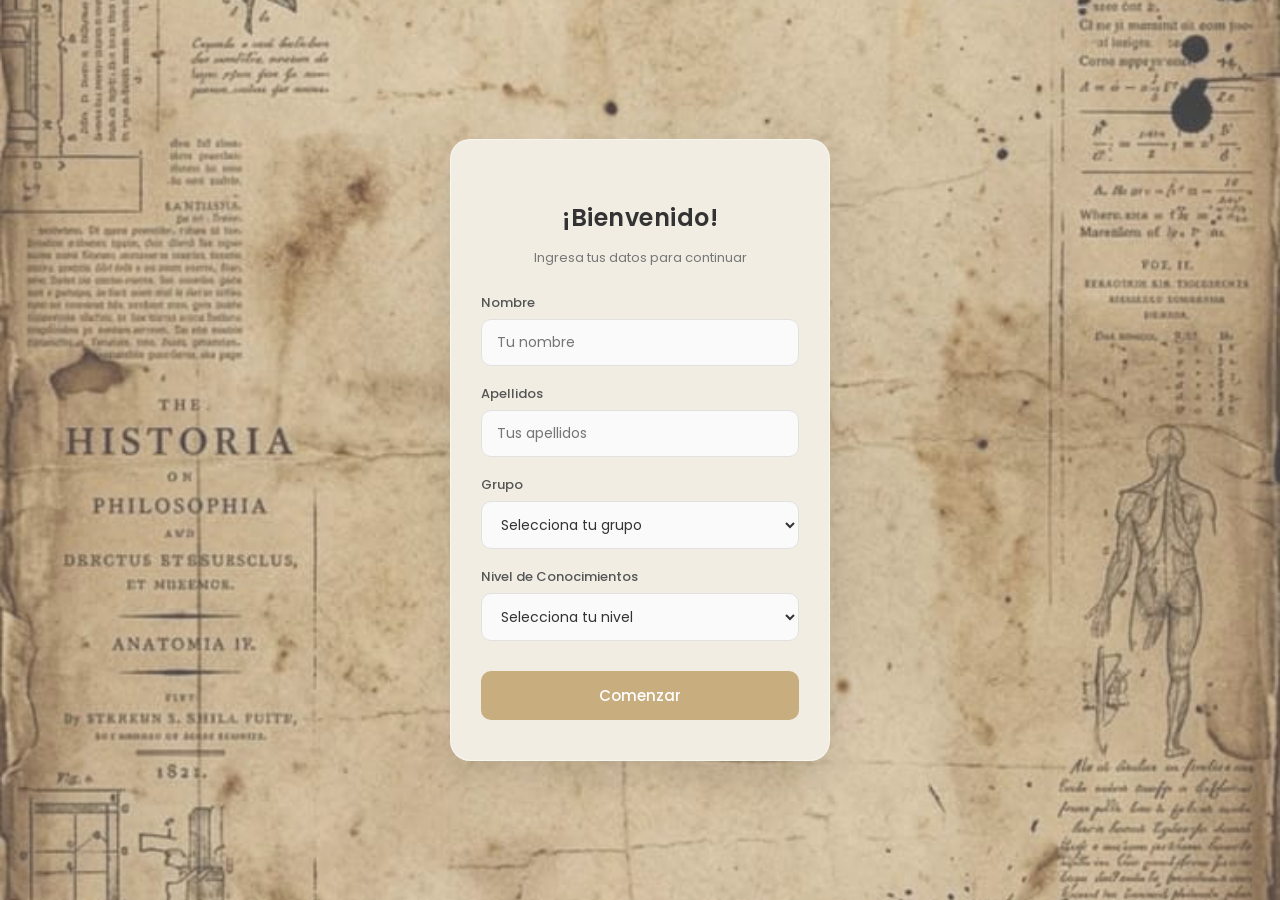
<file: index.html>
<!DOCTYPE html>
<html lang="es">
<head>
    <meta charset="UTF-8">
    <meta name="viewport" content="width=device-width, initial-scale=1.0">
    <title>Conciencia Historica</title>
    <link href="https://fonts.googleapis.com/css2?family=Poppins:wght@300;400;500;600&display=swap" rel="stylesheet">
    <link rel="stylesheet" href="estilos.css">
</head>
<body>
    
    <form class="formulario" action="historia.html">
        <h2>¡Bienvenido!</h2>
        <p class="subtitulo">Ingresa tus datos para continuar</p>
        
        <div class="grupo-input">
            <label for="nombre">Nombre</label>
            <input type="text" id="nombre" name="nombre" placeholder="Tu nombre" required>
        </div>

        <div class="grupo-input">
            <label for="apellidos">Apellidos</label>
            <input type="text" id="apellidos" name="apellidos" placeholder="Tus apellidos" required>
        </div>

        <div class="grupo-input">
            <label for="grupo">Grupo</label>
            <select id="grupo" name="grupo" required>
                <option value="">Selecciona tu grupo</option>
                <option value="5AMP">5AMP</option>
                <option value="5AMS">5AMS</option>
                <option value="5AMC">5AMC</option>
                <option value="5BMC">5BMC</option>
                <option value="5AMN">5AMN</option>
                <option value="5AMM">5AMM</option>
            </select>
        </div>

        <div class="grupo-input">
            <label for="nivel">Nivel de Conocimientos</label>
            <select id="nivel" name="nivel" required>
                <option value="">Selecciona tu nivel</option>
                <option value="basico">Básico</option>
                <option value="medio">Medio</option>
                <option value="avanzado">Avanzado</option>
            </select>
        </div>

        <div class="grupo-boton">
            <input type="submit" value="Comenzar">
            <a href="historia.html"></a>
        </div>
    </form>

</body>
</html>
</file>
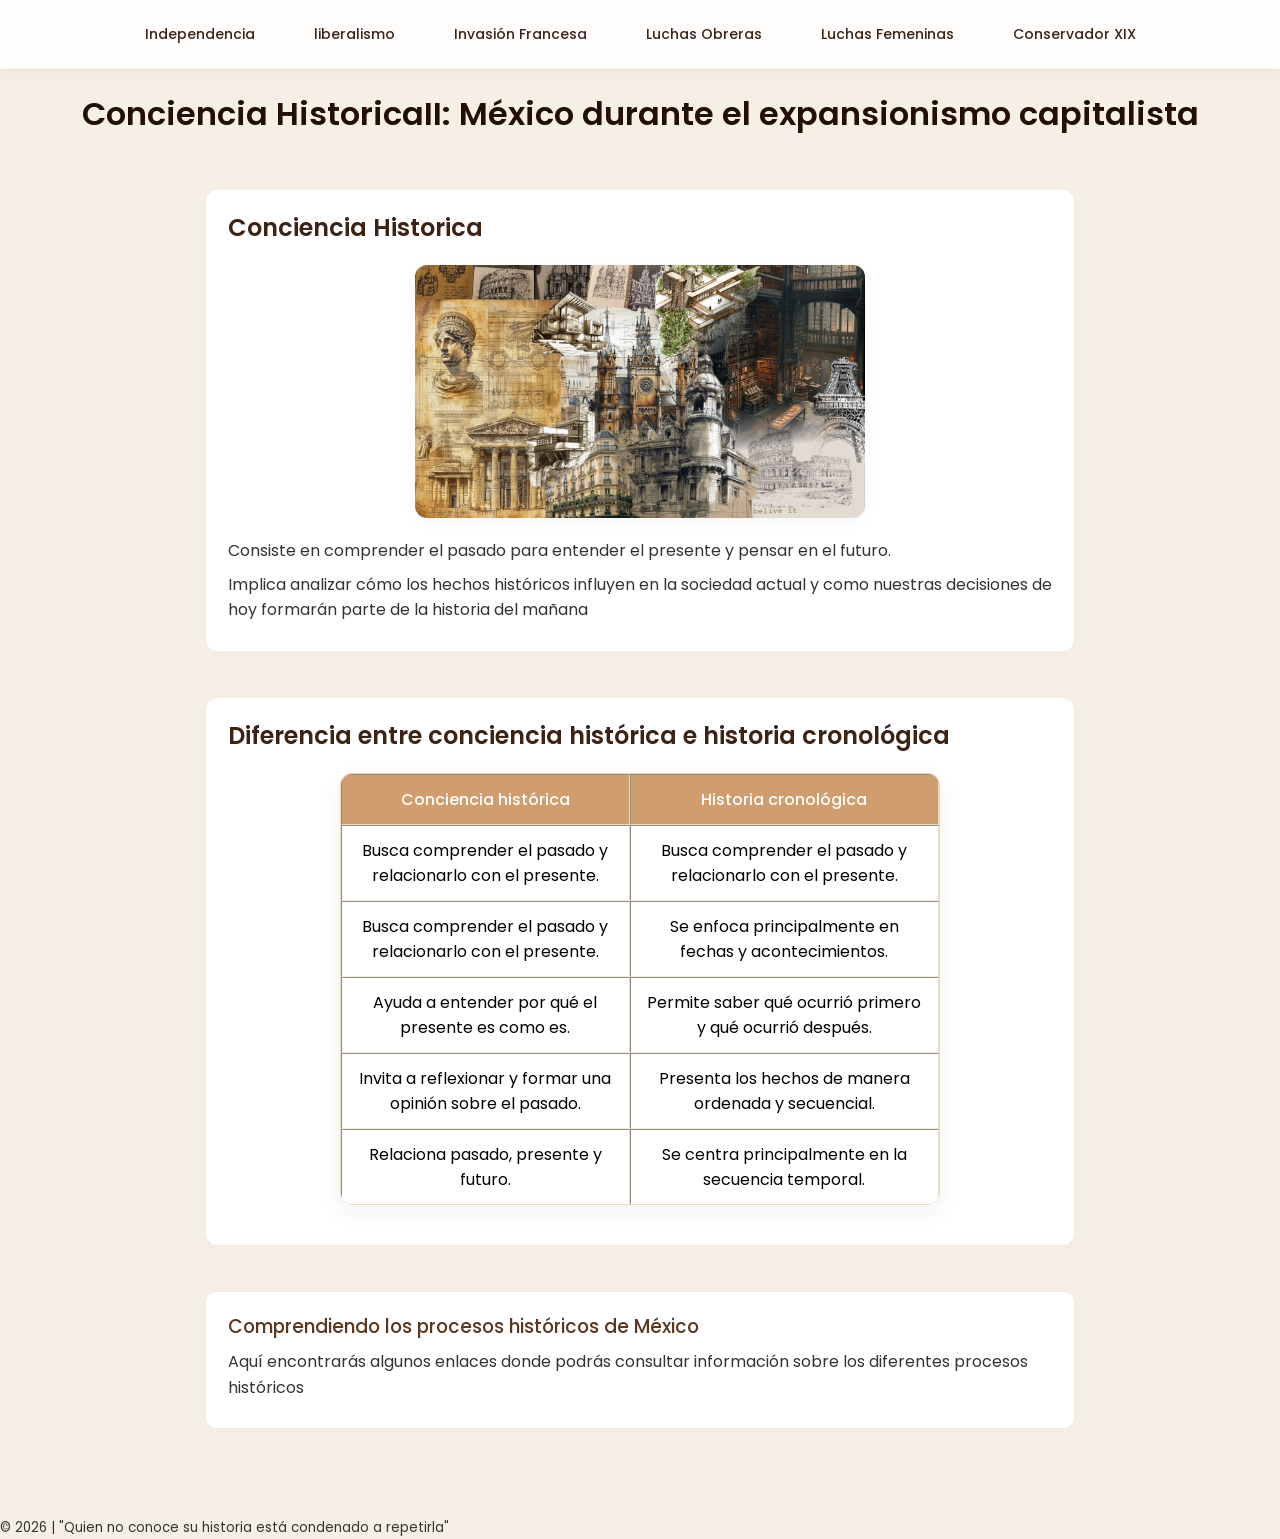
<file: historia.html>
<!DOCTYPE html>
<html lang="en">
<head>
    <meta charset="UTF-8">
    <meta name="viewport" content="width=device-width, initial-scale=1.0">
    <title>Conciencia Historica</title>
     <link href="https://fonts.googleapis.com/css2?family=Poppins:wght@300;400;500;600&display=swap" rel="stylesheet">
    <link rel="stylesheet" href="estilo.css">
</head>
<body>
     <nav>
     <a href="Independecia.html">Independencia</a>
    <a href="Liberalismo.html">liberalismo</a>
    <a href="Invasión Francesa.html">Invasión Francesa</a>
    <a href="Lucha obrera.html">Luchas Obreras</a>
    <a href="Luchas femeninas.html">Luchas Femeninas</a>
    <a href="Mexico Conservador.html">Conservador XIX</a>
    </nav>

    <h1>Conciencia HistoricaII: México durante el expansionismo capitalista  </h1>
    <br>
    <div class="caja-blanca">
        <h2>Conciencia Historica</h2>
    <img src="uno.jpeg" alt="Historia" width="450" height="220">
    <p>
        Consiste en comprender el pasado para entender el presente 
       y pensar en el futuro.
    </p>
    <p>
        Implica analizar cómo los hechos históricos influyen en la sociedad actual y como nuestras decisiones de hoy
        formarán parte de la historia del mañana 
    </p>
    </div>
    <br>
    <div class="caja-blanca">
    <h2>Diferencia entre conciencia histórica e historia cronológica</h2>

    <table border="1">
        <tr>
            <th>Conciencia histórica</th>
            <th>Historia cronológica</th>
        <tr>
            <td>Busca comprender el pasado y relacionarlo con el presente.</td>
            <td>Busca comprender el pasado y relacionarlo con el presente.</td>
        </tr>
        <tr>
            <td>Busca comprender el pasado y relacionarlo con el presente.</td>
            <td>Se enfoca principalmente en fechas y acontecimientos.</td>
        </tr>
        <tr>
            <td>Ayuda a entender por qué el presente es como es.</td>
            <td>Permite saber qué ocurrió primero y qué ocurrió después.</td>
        </tr>
        <tr>
            <td>Invita a reflexionar y formar una opinión sobre el pasado.</td>
            <td>Presenta los hechos de manera ordenada y secuencial.</td>
        </tr>
        <tr>
            <td>Relaciona pasado, presente y futuro.</td>
            <td>Se centra principalmente en la secuencia temporal.</td>
        </tr>
     </table>
     </div>
     <br>
      <div class="caja-blanca">
     <h3>Comprendiendo los procesos históricos de México</h3>
     <p>Aquí encontrarás algunos enlaces donde podrás consultar información sobre los diferentes procesos históricos</p>
   </div>
     <br><br><br>
     <footer>
        <small>© 2026 | "Quien no conoce su historia está condenado a repetirla"</small>
     </footer>

   
 
</body>
</html>
</file>
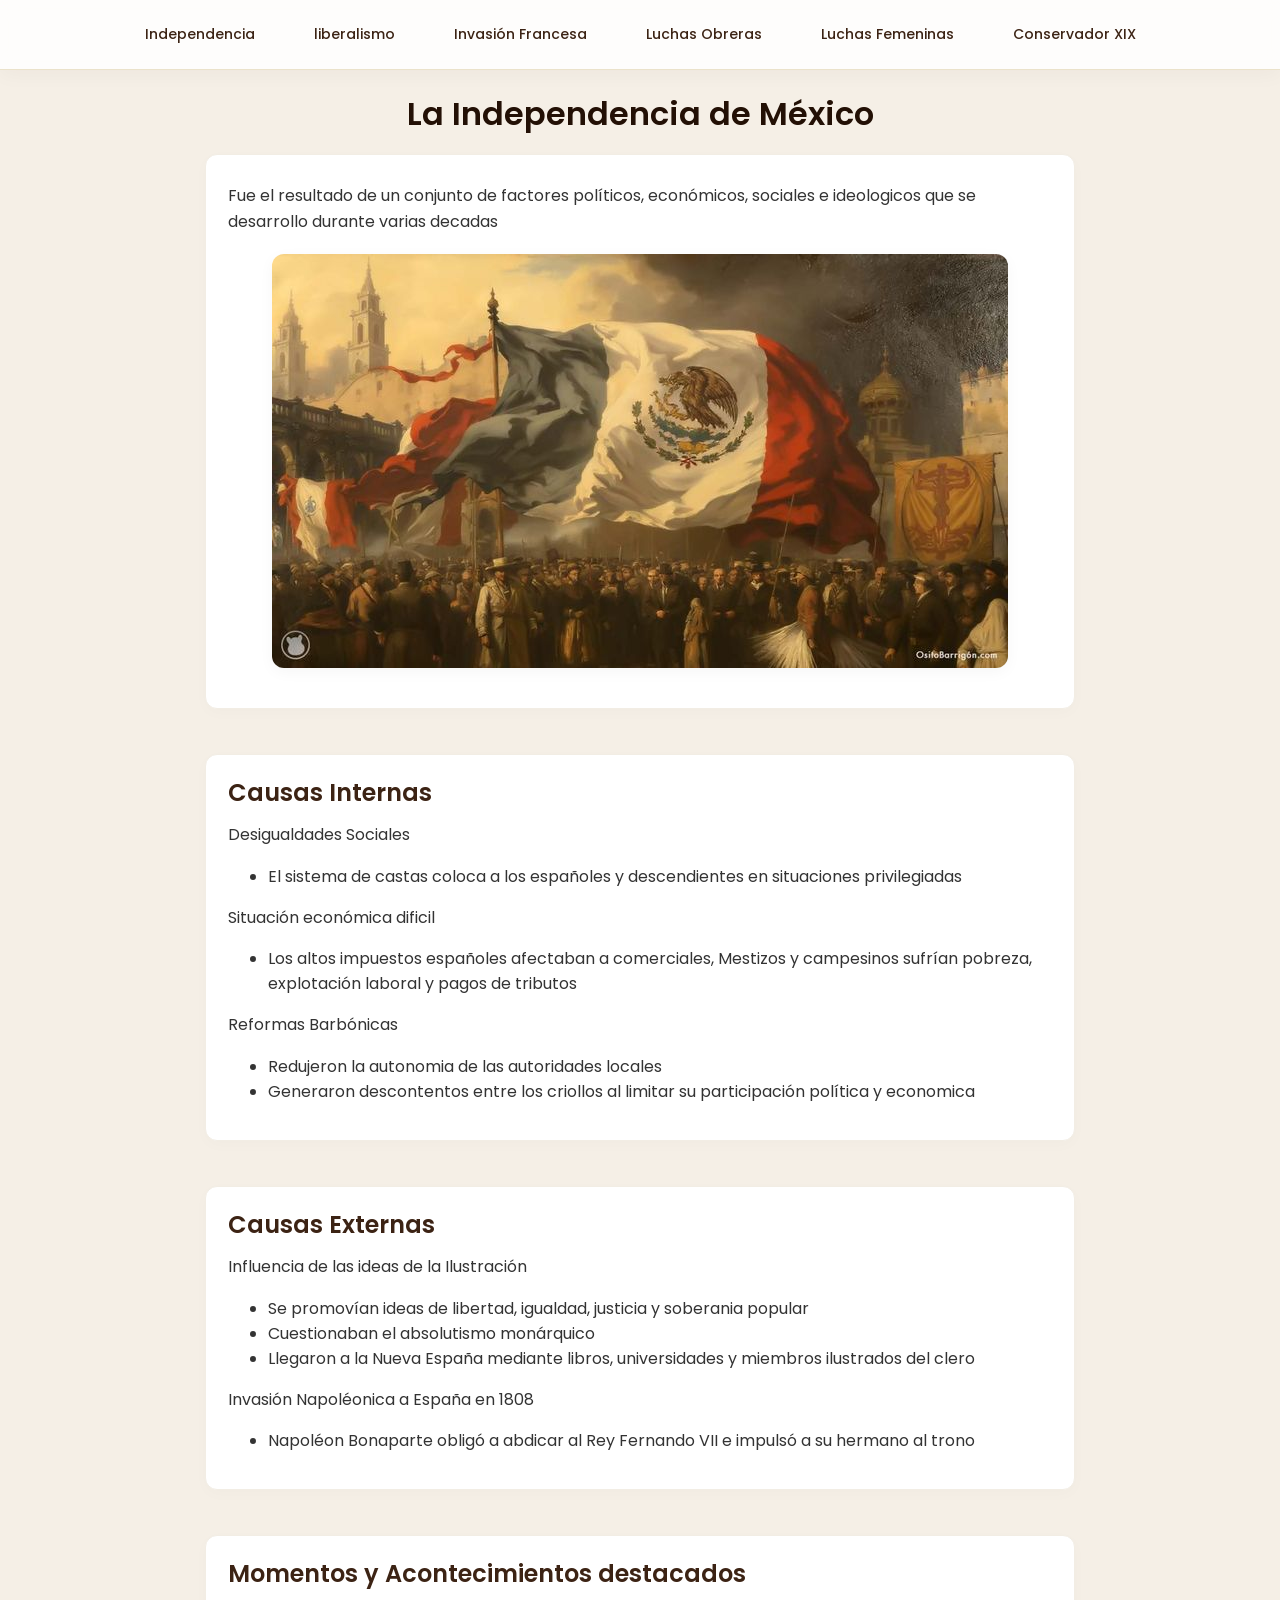
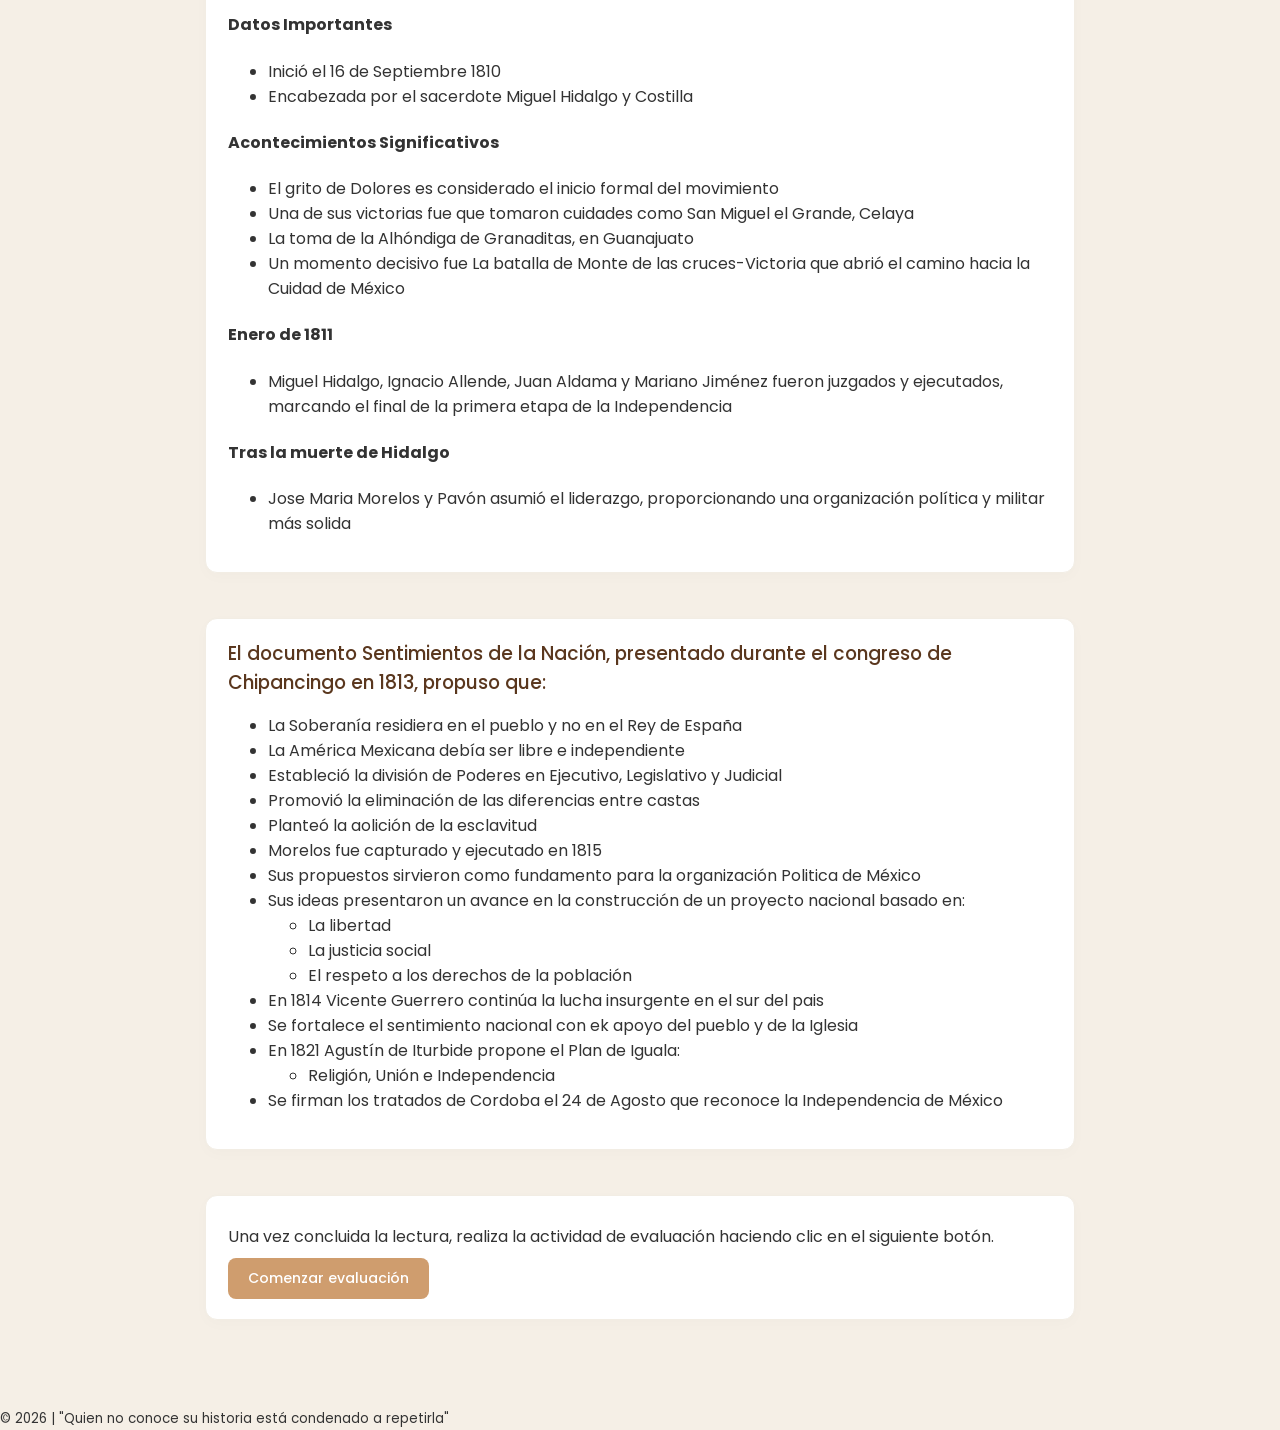
<file: Independecia.html>
<!DOCTYPE html>
<html lang="en">
<head>
    <meta charset="UTF-8">
    <meta name="viewport" content="width=device-width, initial-scale=1.0">
    <title>Independencia de México</title>
    <link href="https://fonts.googleapis.com/css2?family=Poppins:wght@300;400;500;600&display=swap" rel="stylesheet">
    <link rel="stylesheet" href="estilo.css">
</head>
<body>
    <nav>
     <a href="Independecia.html">Independencia</a>
    <a href="Liberalismo.html">liberalismo</a>
    <a href="Invasión Francesa.html">Invasión Francesa</a>
    <a href="Lucha obrera.html">Luchas Obreras</a>
    <a href="Luchas femeninas.html">Luchas Femeninas</a>
    <a href="Mexico Conservador.html">Conservador XIX</a>
    </nav>
     <h1>La Independencia de México</h1>

     <div class="caja-blanca">
      <p>Fue el resultado de un conjunto de factores políticos, económicos, sociales e ideologicos
        que se desarrollo durante varias decadas </p>
    <img src="dos.jpeg" alt="Independencia">
        </div>
   <br>
   <div class="caja-blanca">
    <h2>Causas Internas</h2>
        <p>Desigualdades Sociales</p>
    <ul> <li>El sistema de castas coloca a los españoles y descendientes en situaciones privilegiadas</li></ul>
    
    <p>Situación económica dificil</p>
    <ul>
        <li>Los altos impuestos españoles afectaban a comerciales, Mestizos y campesinos sufrían pobreza, 
            explotación laboral y pagos de tributos</li>
    </ul>
     
    <p>Reformas Barbónicas</p>
    <ul>
        <li>Redujeron la autonomia de las autoridades locales </li>
        <li>Generaron descontentos entre los criollos al limitar su participación política y economica</li>
    </ul>
     </div>
     <br>
     <div class="caja-blanca">
    
    <h2>Causas Externas</h2>
    
    <p>Influencia de las ideas de la Ilustración</p>
    <ul>
        <li>Se promovían ideas de libertad, igualdad, justicia y soberania popular</li>
        <li>Cuestionaban el absolutismo monárquico</li>
        <li>Llegaron a la Nueva España mediante libros, universidades y miembros ilustrados del clero</li>
    </ul>
    
    
    <p>Invasión Napoléonica a España en 1808  </p>
    <ul>
        <li>Napoléon Bonaparte obligó a abdicar al Rey Fernando VII e impulsó a su hermano al trono</li>
    </ul>
    </div>
    <br>
    <div class="caja-blanca">
    <h2>Momentos y Acontecimientos destacados</h2>
    <h4>Datos Importantes</h4>
    <ul>
        <li>Inició el 16 de Septiembre 1810</li>
        <li>Encabezada por el sacerdote Miguel Hidalgo y Costilla</li>
    </ul>
    <h4>Acontecimientos Significativos</h4>
    <ul>
        <li>El grito de Dolores es considerado el inicio formal del movimiento</li>
        <li>Una de sus victorias fue que tomaron cuidades como San Miguel el Grande, Celaya</li>
        <li>La toma de la Alhóndiga de Granaditas, en Guanajuato</li>
        <li>Un momento decisivo fue La batalla de Monte de las cruces-Victoria que abrió el camino hacia la Cuidad de México</li>
    </ul>
    <h4>Enero de 1811</h4>
    <ul>
        <li>Miguel Hidalgo, Ignacio Allende, Juan Aldama y Mariano Jiménez fueron juzgados y ejecutados, 
            marcando el final de la primera etapa de la Independencia</li>
    </ul>
    <h4>Tras la muerte de Hidalgo</h4>
    <ul>
        <li>Jose Maria Morelos y Pavón asumió el liderazgo, proporcionando una organización
            política y militar más solida
        </li>
    </ul>
    </div>
    <br>
    <div class="caja-blanca">
    <h3>El documento Sentimientos de la Nación, presentado durante el congreso de Chipancingo en 1813,
        propuso que:
    </h3>
    <ul>
        <li>La Soberanía residiera en el pueblo y no en el Rey de España</li>
        <li>La América Mexicana debía ser libre e independiente</li>
        <li>Estableció la división de Poderes en Ejecutivo, Legislativo y Judicial</li>
        <li>Promovió la eliminación de las diferencias entre castas</li>
        <li>Planteó la aolición de la esclavitud</li>
        <li>Morelos fue capturado y ejecutado en 1815</li>
        <li>Sus propuestos sirvieron como fundamento para la organización Politica de México</li>
        <li>Sus ideas presentaron un avance en la construcción de un proyecto nacional basado en:</li>
            <ul>
                <li>La libertad</li>
                <li>La justicia social</li>
                <li>El respeto a los derechos de la población</li>
             </ul>
        <li>En 1814 Vicente Guerrero continúa la lucha insurgente en el sur del pais</li>
        <li>Se fortalece el sentimiento nacional con ek apoyo del pueblo y de la Iglesia</li>
        <li>En 1821 Agustín de Iturbide propone el Plan de Iguala:</li>
           <ul>
                <li>Religión, Unión e Independencia</li>
           </ul>
        <li>Se firman los tratados de Cordoba el 24 de Agosto que reconoce la Independencia de México</li>
     </ul>
     </div>
     <br>
 <div class="caja-blanca">
<p>Una vez concluida la lectura, realiza la actividad de evaluación haciendo clic en el siguiente botón.</p>

<button id="boton">Comenzar evaluación</button>
</div>

<script>
    
document.getElementById("boton").onclick = function() {

    let r1 = prompt("¿Quién encabezó el inicio de la Independencia de México?");
    let r2 = prompt("¿En qué fecha inició la Independencia de México?");
    let r3 = prompt("¿Quién asumió el liderazgo después de la muerte de Miguel Hidalgo?");
    let error1=0;

    if (r1 == "Miguel Hidalgo y Costilla" || r1 == "miguel hidalgo y costilla") {
        alert("Pregunta 1: ¡Correcto!");
    } else {
        alert("Pregunta 1: Incorrecto");
        error1++;
    }

    if (r2 == "16 de septiembre de 1810" || r2 == "16 DE SEPTIEMBRE DE 1810") {
        alert("Pregunta 2: ¡Correcto!");
    } else {
        alert("Pregunta 2: Incorrecto");
        error1++;
    }

    if (r3 == "José María Morelos y Pavón" || r3 == "josé maría morelos y pavón") {
        alert("Pregunta 3: ¡Correcto!");
    } else {
        alert("Pregunta 3: Incorrecto");
        error1++;
    }

    if (error1 == 3) {
        alert("¡Necesitas repasar! Fortalecerás tus errores con los recursos complementarios");
        window.location.href = "video1.html";
    }

};

</script>

 
<br><br><br>
     <footer>
        <small>© 2026 | "Quien no conoce su historia está condenado a repetirla"</small>
     </footer>

</div>
</body>
</html>
</file>
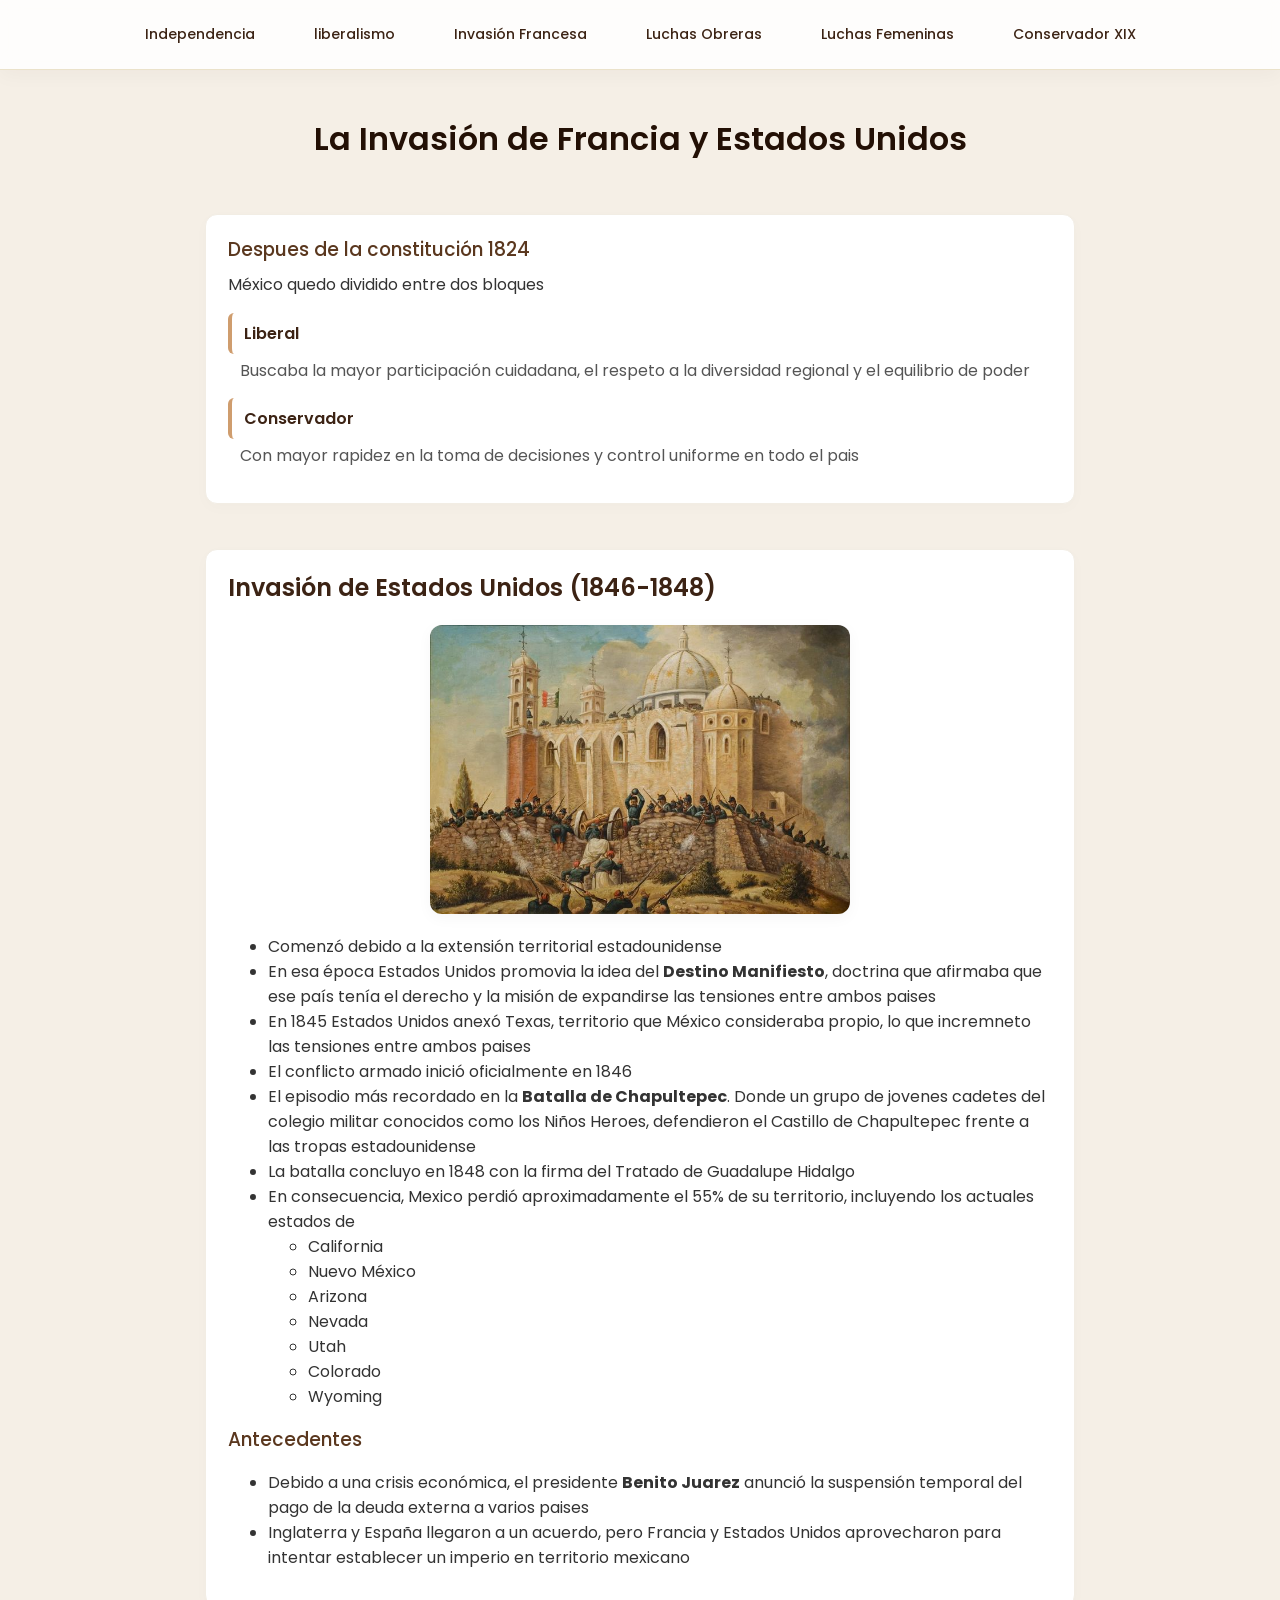
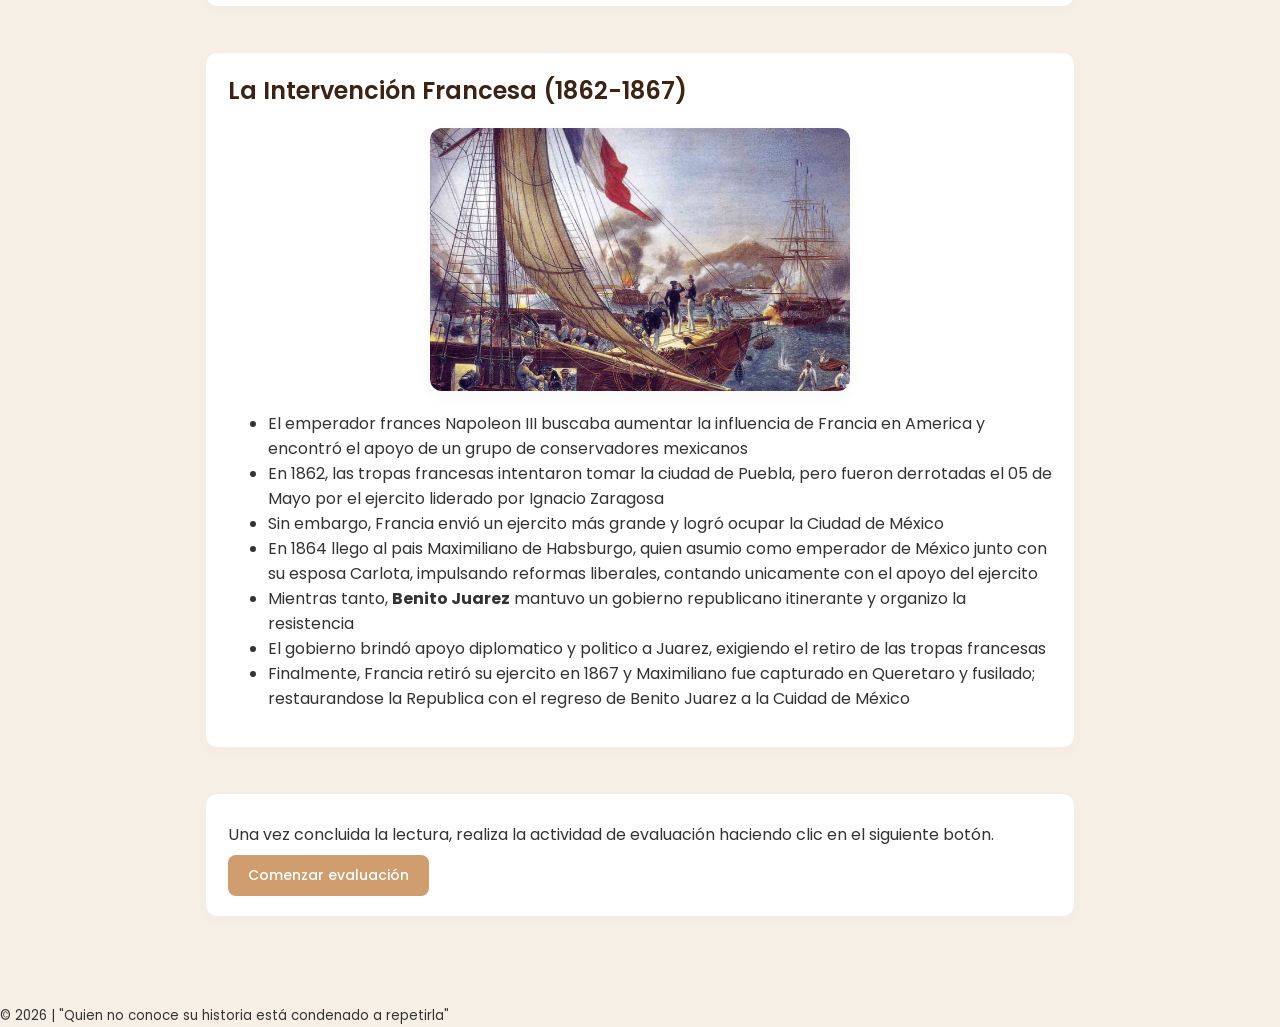
<file: Invasión Francesa.html>
<!DOCTYPE html>
<html lang="en">
<head>
    <meta charset="UTF-8">
    <meta name="viewport" content="width=device-width, initial-scale=1.0">
    <title>Invasión Francesa</title>
     <link href="https://fonts.googleapis.com/css2?family=Poppins:wght@300;400;500;600&display=swap" rel="stylesheet">
    <link rel="stylesheet" href="estilo.css">
</head>
<body>
     <nav>
     <a href="Independecia.html">Independencia</a>
    <a href="Liberalismo.html">liberalismo</a>
    <a href="Invasión Francesa.html">Invasión Francesa</a>
    <a href="Lucha obrera.html">Luchas Obreras</a>
    <a href="Luchas femeninas.html">Luchas Femeninas</a>
    <a href="Mexico Conservador.html">Conservador XIX</a>
    </nav>
    <br>
    <h1>La Invasión de Francia y Estados Unidos</h1>
    <br>
    <div class="caja-blanca">
    <h3>Despues de la constitución 1824</h3>
    <p>México quedo dividido entre dos bloques</p>
        <dl>
            <dt>Liberal</dt>
            <dd>Buscaba la mayor participación cuidadana, el respeto a la diversidad regional y el equilibrio de poder</dd>
        </dl>
        <dl>
            <dt>Conservador</dt>
            <dd>Con mayor rapidez en la toma de decisiones y control uniforme en todo el pais</dd>
        </dl>
        </div>
        <br>
        <div class="caja-blanca">
    <h2>Invasión de Estados Unidos (1846-1848)</h2>
    <img src="cinco.jpeg" alt="EUA" width="420" height="250">

    
    <ul>
        <li>Comenzó debido a la extensión territorial estadounidense</li>
        <li>En esa época Estados Unidos promovia la idea del <b>Destino Manifiesto</b>, doctrina que afirmaba que ese país tenía el derecho 
            y la misión de expandirse las tensiones entre ambos paises </li>
        <li>En 1845 Estados Unidos anexó Texas, territorio que México consideraba propio, lo que incremneto las tensiones
            entre ambos paises
        </li>
        <li>El conflicto armado inició oficialmente en 1846</li>
        <li>El episodio más recordado en la <b> Batalla de Chapultepec</b>. Donde un grupo de jovenes cadetes del colegio militar conocidos
            como los Niños Heroes, defendieron el Castillo de Chapultepec frente a las tropas estadounidense
        </li>
        <li>La batalla concluyo en 1848 con la firma del Tratado de Guadalupe Hidalgo</li>
        <li>En consecuencia, Mexico perdió aproximadamente el 55% de su territorio, incluyendo los actuales estados de
            <ul>
                <li>California</li>
                <li>Nuevo México</li>
                <li>Arizona</li>
                <li>Nevada</li>
                <li>Utah</li>
                <li>Colorado</li>
                <li>Wyoming</li>
            </ul>
        </li>
    </ul>
    <h3>Antecedentes</h3>
    <ul>
        <li>Debido a una crisis económica, el presidente <b>Benito Juarez</b> anunció la suspensión temporal del pago de 
            la deuda externa a varios paises</li>
            <li>Inglaterra y España llegaron a un acuerdo, pero Francia y Estados Unidos aprovecharon para intentar establecer un imperio en territorio mexicano</li>
    </ul>
    </div>
    <br>
    <div class="caja-blanca">
    <h2>La Intervención Francesa (1862-1867)</h2>
    <img src="cuatro.jpeg" alt="Francia" width="420" height="280">
    <ul>
        <li>El emperador frances Napoleon III buscaba aumentar la influencia de Francia en America y encontró el apoyo de un grupo de
            conservadores mexicanos
        </li>
        <li>En 1862, las tropas francesas intentaron tomar la ciudad de Puebla, pero fueron derrotadas el 05 de Mayo por el ejercito liderado
            por Ignacio Zaragosa
        </li>
        <li>Sin embargo, Francia envió un ejercito más grande y logró ocupar la Ciudad de México</li>
        <li>En 1864 llego al pais Maximiliano de Habsburgo, quien asumio como emperador de México junto con su esposa Carlota,
            impulsando reformas liberales, contando unicamente con el apoyo del ejercito
        </li>
        <li>Mientras tanto, <b>Benito Juarez</b> mantuvo un gobierno republicano itinerante y organizo la resistencia </li>
        <li>El gobierno brindó apoyo diplomatico y politico a Juarez, exigiendo el retiro de las tropas francesas</li>
        <li>Finalmente, Francia retiró su ejercito en 1867 y Maximiliano fue capturado en Queretaro y fusilado; restaurandose la 
            Republica con el regreso de Benito Juarez a la Cuidad de México
        </li>
     
    </ul>
    </div>
         <br>
<div class="caja-blanca">
<p>Una vez concluida la lectura, realiza la actividad de evaluación haciendo clic en el siguiente botón.</p>
<button id="boton1">Comenzar evaluación</button>
</div>
    <script>
        
document.getElementById("boton1").onclick = function() {

let r4=Number(prompt("¿En qué año comenzó oficialmente el conflicto armado entre México y Estados Unidos?"));
let r5=prompt("¿Qué tratado puso fin a la guerra entre México y Estados Unidos?");
let r6=prompt("¿Quién fue el emperador de México durante la intervención francesa?");
let error2=0;

if(r4 == 1846){
    alert("Pregunta 1: ¡Correcto!");
} else {
    alert("Pregunta 1: Incorrecto");
    error2++;
}

if(r5=="Tratado de Guadalupe Hidalgo" || r5=="tratado de guadalupe hidalgo"){
    alert("Pregunta 2: ¡Correcto!");
} else {
    alert("Pregunta 2: Incorrecto");
    error2++;
}

if(r6=="Maximiliano de Habsburgo" || r6=="maximiliano de habsburgo"){
    alert("Pregunta 3: ¡Correcto!");
} else {
    alert("Pregunta 3: Incorrecto");
    error2++;
}

if (error2 == 3) {
    alert("¡Necesitas repasar! Fortalecerás tus errores con los recursos complementarios");
    window.location.href = "video2.html";
}

};
    </script>
      
    
    <br><br><br>
     <footer>
        <small>© 2026 | "Quien no conoce su historia está condenado a repetirla"</small>
     </footer>

</body>
</html>
</file>
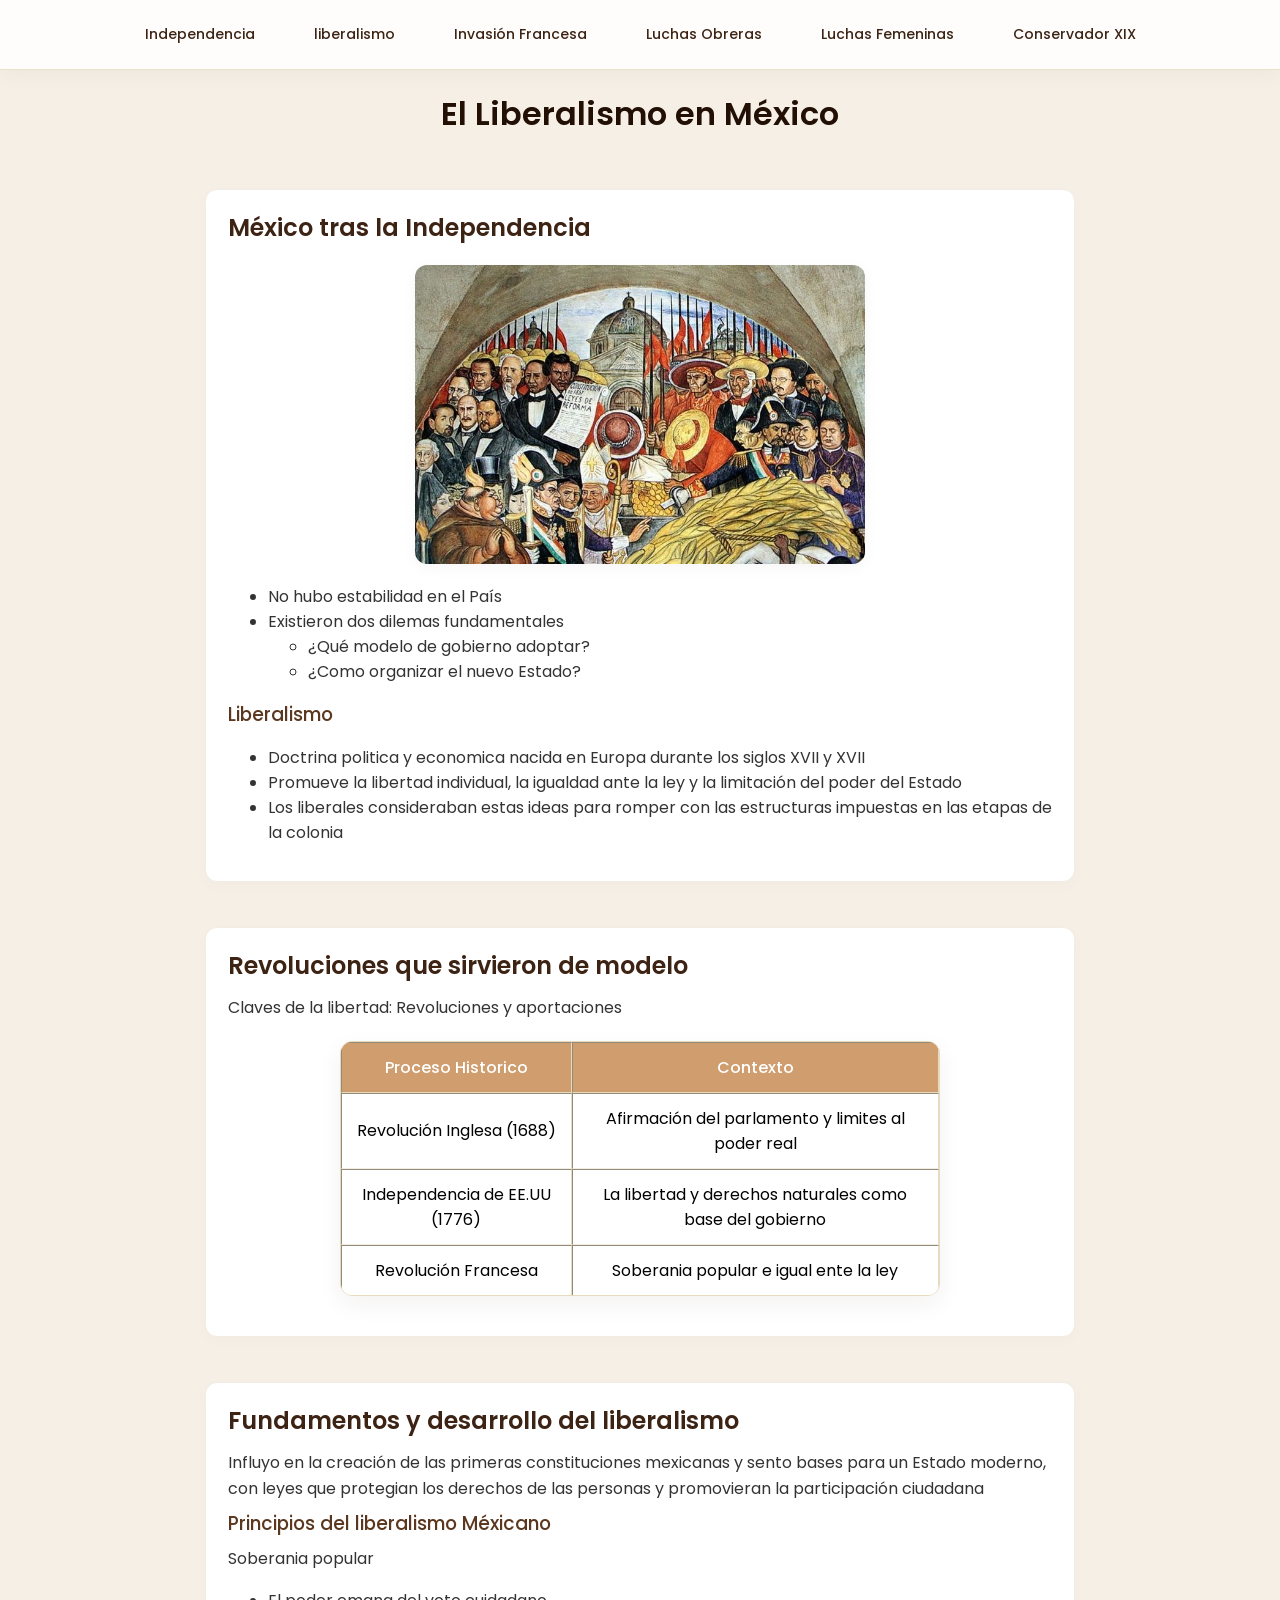
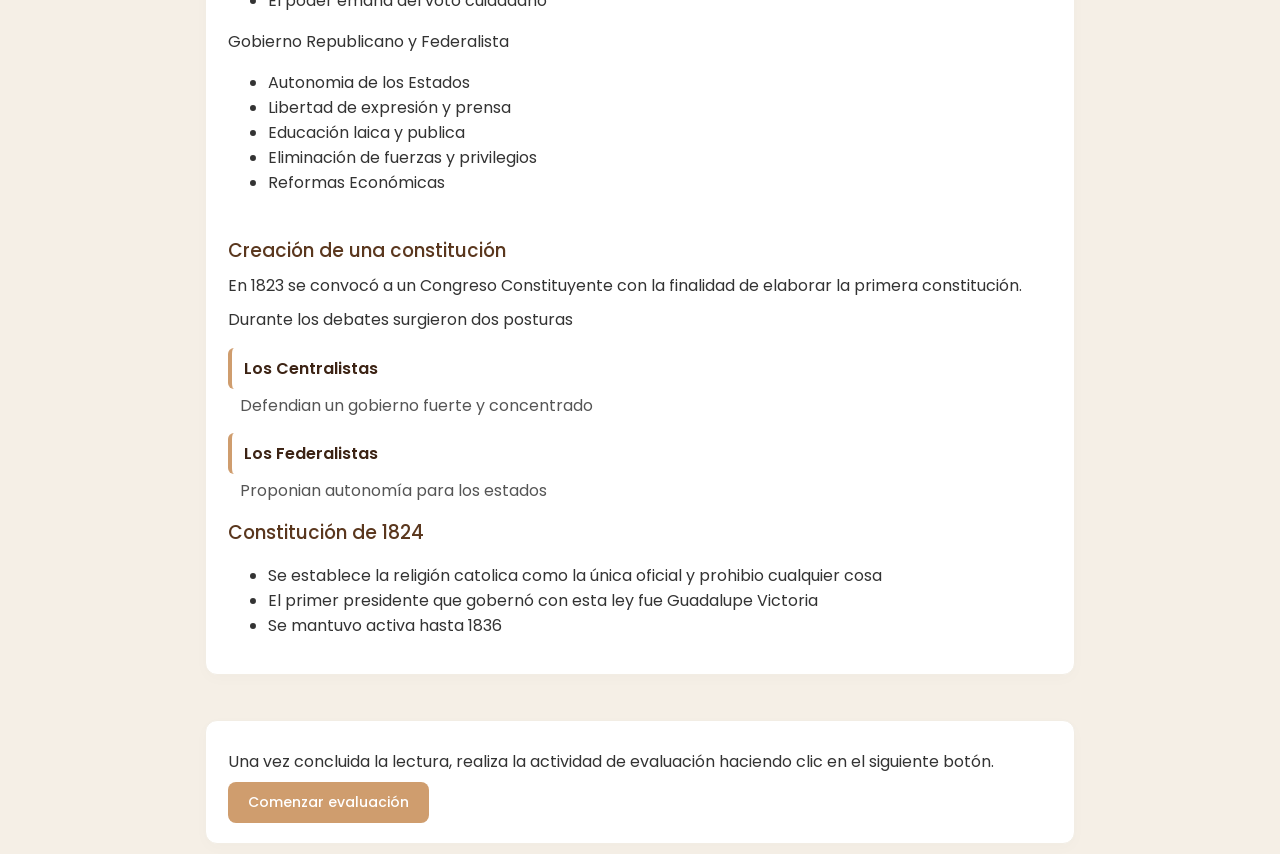
<file: Liberalismo.html>
<!DOCTYPE html>
<html lang="en">
<head>
    <meta charset="UTF-8">
    <meta name="viewport" content="width=device-width, initial-scale=1.0">
    <title>Liberalismo</title>
     <link href="https://fonts.googleapis.com/css2?family=Poppins:wght@300;400;500;600&display=swap" rel="stylesheet">
    <link rel="stylesheet" href="estilo.css">
</head>
<body>
        <nav>
     <a href="Independecia.html">Independencia</a>
    <a href="Liberalismo.html">liberalismo</a>
    <a href="Invasión Francesa.html">Invasión Francesa</a>
    <a href="Lucha obrera.html">Luchas Obreras</a>
    <a href="Luchas femeninas.html">Luchas Femeninas</a>
    <a href="Mexico Conservador.html">Conservador XIX</a>
    </nav>
    <h1>El Liberalismo en México</h1>
    <br>
    <div class="caja-blanca">
    
    <h2>México tras la Independencia</h2>
    <img src="tres.jpeg" alt="liberalismo" width="450" height="280">
    <ul>
        <li>No hubo estabilidad en el País</li>
        <li>Existieron dos dilemas fundamentales</li>
        <ul>
            <li>¿Qué modelo de gobierno adoptar?</li>
            <li>¿Como organizar el nuevo Estado?</li>
        </ul>
    </ul>
    <h3> Liberalismo</h3>
    <ul>
        <li>Doctrina politica y economica nacida en Europa durante los siglos XVII y XVII</li>
        <li>Promueve la libertad individual, la igualdad ante la ley y la limitación del poder del Estado</li>
        <li>Los liberales consideraban estas ideas para romper con las estructuras impuestas en las etapas de la colonia</li>
    
    </ul>
    </div>
    <br>
     <div class="caja-blanca">
    <h2>Revoluciones que sirvieron de modelo</h2>
    <p>Claves de la libertad: Revoluciones y aportaciones</p>
    <table border="1">
        <tr>
            <th>Proceso Historico</th>
            <th>Contexto</th>
            
        </tr>
        <tr>
            <td>Revolución Inglesa (1688)</td>
            <td>Afirmación del parlamento y limites al poder real</td>
            
        </tr>
        <tr>
            <td>Independencia de EE.UU (1776)</td>
            <td>La libertad y derechos naturales como base del gobierno</td>
          
        </tr>
        <tr>
            <td>Revolución Francesa</td>
            <td>Soberania popular e igual ente la ley</td>
            
        </tr>
    </table>
    </div>
    <br>
    <div class="caja-blanca">
    <h2>Fundamentos y desarrollo del liberalismo</h2>
    <p>Influyo en la creación de las primeras constituciones mexicanas y sento bases para un Estado moderno,
       con leyes que protegian los derechos de las personas y promovieran la participación ciudadana</p>
    <h3>Principios del liberalismo Méxicano</h3>
    <p>Soberania popular</p>
    <ul>
        <li>El poder emana del voto cuidadano</li>
    </ul>
    <p>Gobierno Republicano y Federalista</p>
    <ul>
        <li>Autonomia de los Estados</li>
        <li>Libertad de expresión y prensa</li>
        <li>Educación laica y publica</li>
        <li>Eliminación de fuerzas y privilegios</li>
        <li>Reformas Económicas</li>
    </ul>
    <br>
    <h3>Creación de una constitución</h3>
    <p>En 1823 se convocó a un Congreso Constituyente con la finalidad de elaborar la primera constitución.</p>
    <p>Durante los debates surgieron dos posturas</p>
    <dl>
        <dt>Los Centralistas</dt>
        <dd>Defendian un gobierno fuerte y concentrado</dd>
    </dl>
    <dl>
        <dt>Los Federalistas</dt>
        <dd>Proponian autonomía para los estados</dd>
    </dl>
    <h3>Constitución de 1824</h3>
    <ul>
        <li>Se establece la religión catolica como la única oficial y prohibio cualquier cosa</li>
        <li>El primer presidente que gobernó con esta ley fue Guadalupe Victoria</li>
        <li>Se mantuvo activa hasta 1836</li>
    </ul>
    </div>
    <br>
    <div class="caja-blanca">
    <p>Una vez concluida la lectura, realiza la actividad de evaluación haciendo clic en el siguiente botón.</p>
<button id="boton1">Comenzar evaluación</button>
</div>
    <script>
document.getElementById("boton1").onclick = function() {

let r16=prompt("¿Qué doctrina promueve la libertad individual y la igualdad ante la ley?");
let r17=prompt("¿En qué año se promulgó la primera Constitución Federal de México?");
let r18=prompt("¿Quién fue el primer presidente que gobernó bajo la Constitución de 1824?");
let error6=0;

if(r16=="Liberalismo" || r16=="liberalismo"){
    alert("Pregunta 1: ¡Correcto!");
} else {
    alert("Pregunta 1: Incorrecto");
    error6++;
}

if(r17=="1824"){
    alert("Pregunta 2: ¡Correcto!");
} else {
    alert("Pregunta 2: Incorrecto");
    error6++;
}

if(r18=="Guadalupe Victoria" || r18=="guadalupe victoria"){
    alert("Pregunta 3: ¡Correcto!");
} else {
    alert("Pregunta 3: Incorrecto");
    error6++;
}

if (error6 == 3) {
    alert("¡Necesitas repasar! Fortalecerás tus errores con los recursos complementarios");
    window.location.href = "video4.html";
}

    };


    </script>

   
 
</body>
</html>
</file>
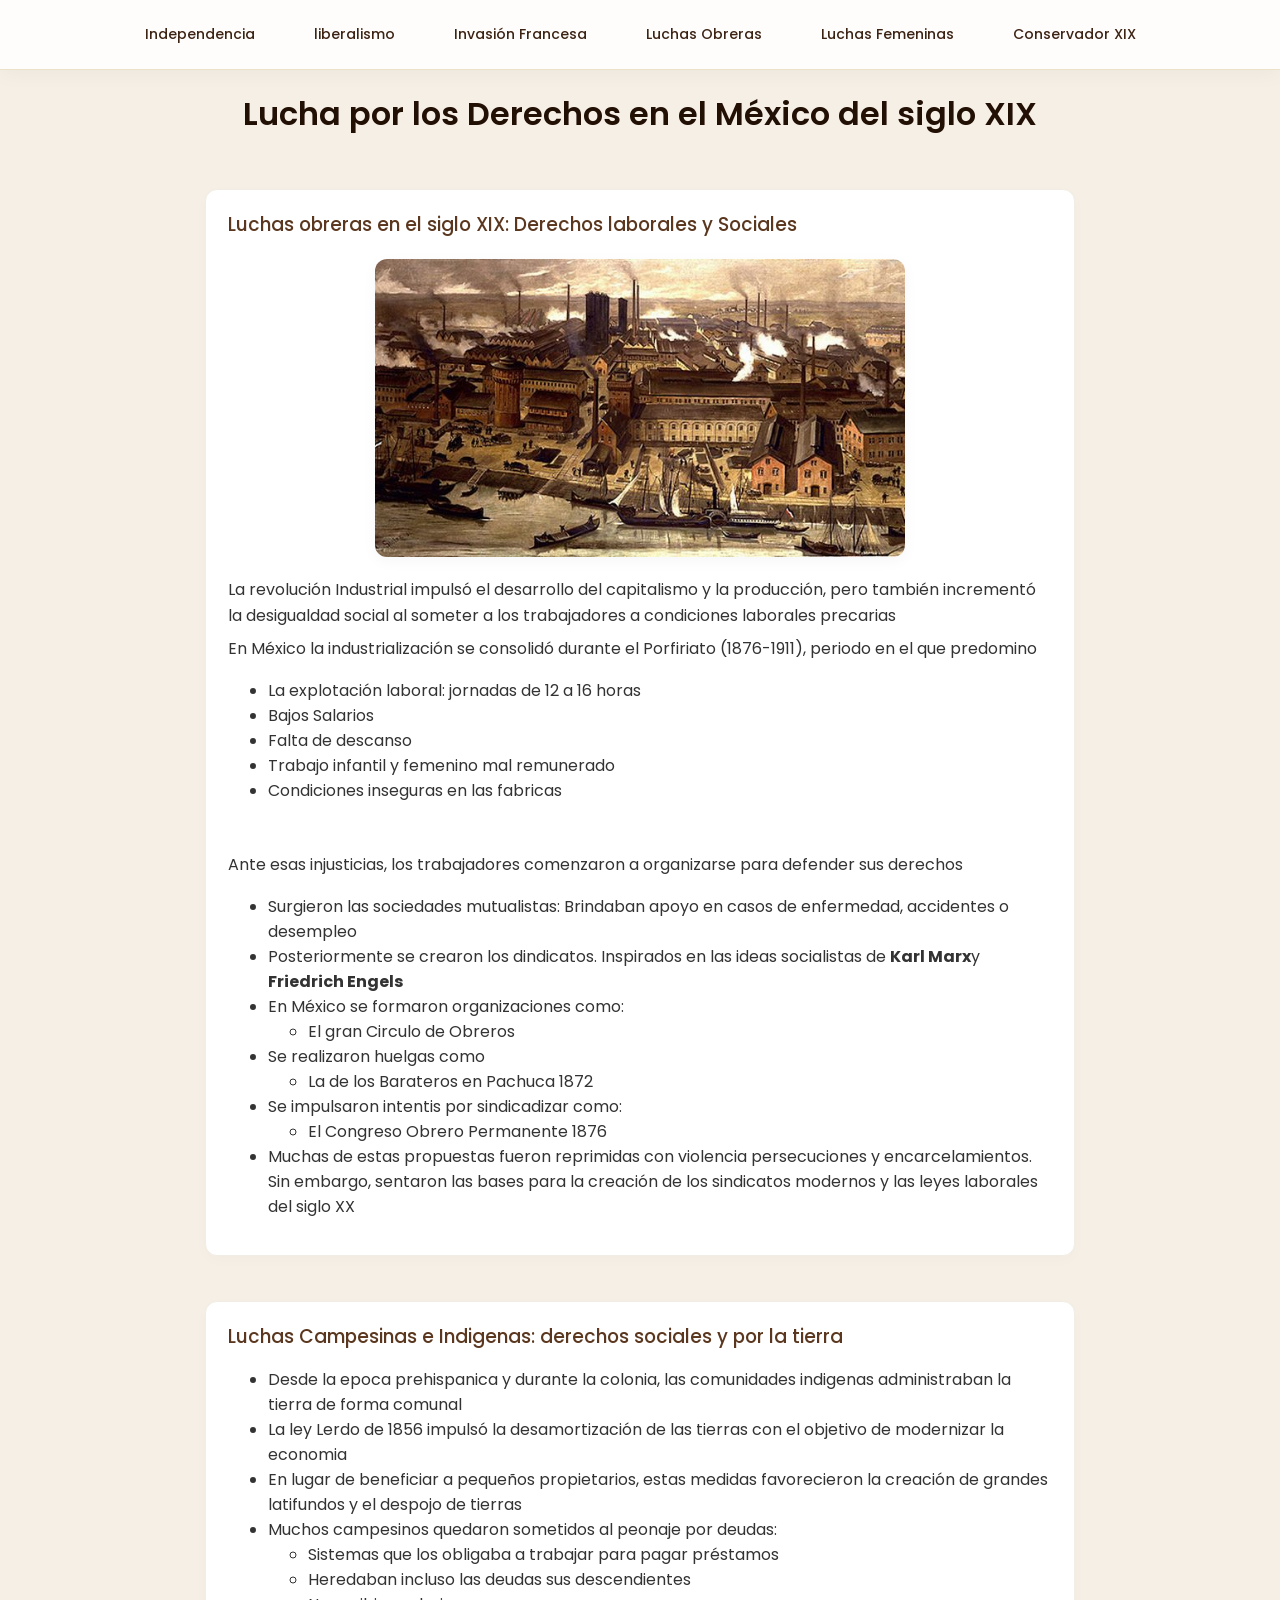
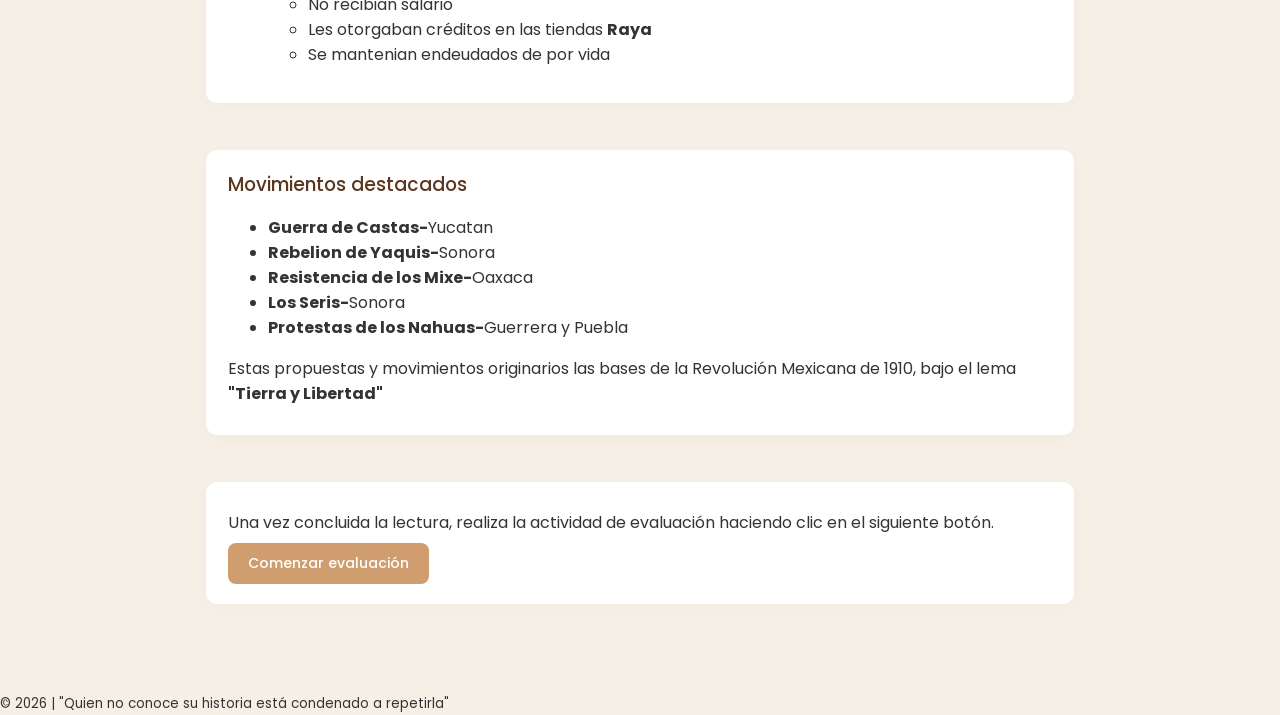
<file: Lucha obrera.html>
<!DOCTYPE html>
<html lang="en">
<head>
    <meta charset="UTF-8">
    <meta name="viewport" content="width=device-width, initial-scale=1.0">
    <title>Luchas Obreras</title>
     <link href="https://fonts.googleapis.com/css2?family=Poppins:wght@300;400;500;600&display=swap" rel="stylesheet">
     <link rel="stylesheet" href="estilo.css">
      
</head>
<body>
        <nav>
     <a href="Independecia.html">Independencia</a>
    <a href="Liberalismo.html">liberalismo</a>
    <a href="Invasión Francesa.html">Invasión Francesa</a>
    <a href="Lucha obrera.html">Luchas Obreras</a>
    <a href="Luchas femeninas.html">Luchas Femeninas</a>
    <a href="Mexico Conservador.html">Conservador XIX</a>
    </nav>
    <h1>Lucha por los Derechos en el México del siglo XIX</h1>
    <br>
    <div class="caja-blanca">
    
    <h3>Luchas obreras en el siglo XIX: Derechos laborales y Sociales</h3>
    <img src="seis.jpeg" alt="Obreros" width="530" height="280">
    <p>La revolución Industrial impulsó el desarrollo del capitalismo y la producción, pero también incrementó la desigualdad
        social al someter a los trabajadores a condiciones laborales precarias</p>
    <p>En México la industrialización se consolidó durante el Porfiriato (1876-1911), periodo en el que predomino </p>
    <ul>
        <li>La explotación laboral: jornadas de 12 a 16 horas</li>
        <li>Bajos Salarios</li>
        <li>Falta de descanso</li>
        <li>Trabajo infantil y femenino mal remunerado</li>
        <li>Condiciones inseguras en las fabricas</li>
    </ul>
    <br>
    <p>Ante esas injusticias, los trabajadores comenzaron a organizarse para defender sus derechos</p>
    <ul>
        <li>Surgieron las sociedades mutualistas: Brindaban apoyo en casos de enfermedad, accidentes o desempleo</li>
        <li>Posteriormente se crearon los dindicatos. Inspirados en las ideas socialistas de <b>Karl Marx</b>y <b>Friedrich Engels</b></li>
        <li>En México se formaron organizaciones como:</li>
            <ul><li>El gran Circulo de Obreros</li></ul>
        <li>Se realizaron huelgas como</li>
            <ul><li>La de los Barateros en Pachuca 1872</li></ul>
        <li>Se impulsaron intentis por sindicadizar como:</li>
            <ul><li>El Congreso Obrero Permanente 1876</li></ul>
        <li>Muchas de estas propuestas fueron reprimidas con violencia persecuciones y encarcelamientos.
            Sin embargo, sentaron las bases para la creación de los sindicatos modernos y las leyes laborales del siglo XX
        </li>
    </ul>
    </div>
    <br>
    <div class="caja-blanca">
    <h3>Luchas Campesinas e Indigenas: derechos sociales y por la tierra</h3>
    <ul>
        <li>Desde la epoca prehispanica y durante la colonia, las comunidades indigenas administraban la tierra de forma comunal</li>
        <li>La ley Lerdo de 1856 impulsó la desamortización de las tierras con el objetivo de modernizar la economia</li>
        <li>En lugar de beneficiar a pequeños propietarios, estas medidas favorecieron la creación de grandes latifundos y el despojo
            de tierras
        </li>
        <li>Muchos campesinos quedaron sometidos al peonaje por deudas:</li>
            <ul>
                <li>Sistemas que los obligaba a trabajar para pagar préstamos</li>
                <li>Heredaban incluso las deudas sus descendientes</li>
                <li>No recibian salario</li>
                <li>Les otorgaban créditos en las tiendas <b>Raya</b></li>
                <li>Se mantenian endeudados de por vida</li>
            </ul>
    </ul>
    </div>
    <br>
    <div class="caja-blanca">
    <h3>Movimientos destacados</h3>
    <ul>
        <li><b>Guerra de Castas-</b>Yucatan</li>
        <li><b>Rebelion de Yaquis-</b>Sonora</li>
        <li><b>Resistencia de los Mixe-</b>Oaxaca</li>
        <li><b>Los Seris-</b>Sonora</li>
        <li><b>Protestas de los Nahuas-</b>Guerrera y Puebla</li>
    </ul>
    <p>Estas propuestas y movimientos originarios las bases de la Revolución Mexicana de 1910, bajo el lema <b>"Tierra y Libertad"</b></p>
   </div>
    <br>
<div class="caja-blanca">
<p>Una vez concluida la lectura, realiza la actividad de evaluación haciendo clic en el siguiente botón.</p>

<button id="boton1">Comenzar evaluación</button>
    </div>
    <script>
         
document.getElementById("boton1").onclick = function() {

let r7=prompt("¿Durante qué periodo se consolidó la industrialización en México?");
let r8=prompt("¿Qué organización brindaba apoyo a los trabajadores en casos de enfermedad, accidentes o desempleo?");
let r9=prompt("¿Qué ley impulsó la desamortización de las tierras en 1856?");
let error3=0;

if(r7=="Porfiriato" || r7=="porfiriato"){
    alert("Pregunta 1: ¡Correcto!");
} else {
    alert("Pregunta 1: Incorrecto");
    error3++;
}

if(r8=="Sociedades mutualistas" || r8=="sociedades mutualistas"){
    alert("Pregunta 2: ¡Correcto!");
} else {
    alert("Pregunta 2: Incorrecto");
    error3++;
}

if(r9=="Ley Lerdo" || r9=="ley lerdo"){
    alert("Pregunta 3: ¡Correcto!");
} else {
    alert("Pregunta 3: Incorrecto");
    error3++;
}

if (error3 == 3) {
    alert("¡Necesitas repasar! Fortalecerás tus errores con los recursos complementarios");
    window.location.href = "video3.html";
}

};

   </script>

      
<br><br><br>
     <footer>
        <small>© 2026 | "Quien no conoce su historia está condenado a repetirla"</small>
     </footer>

</body>
</html>
</file>
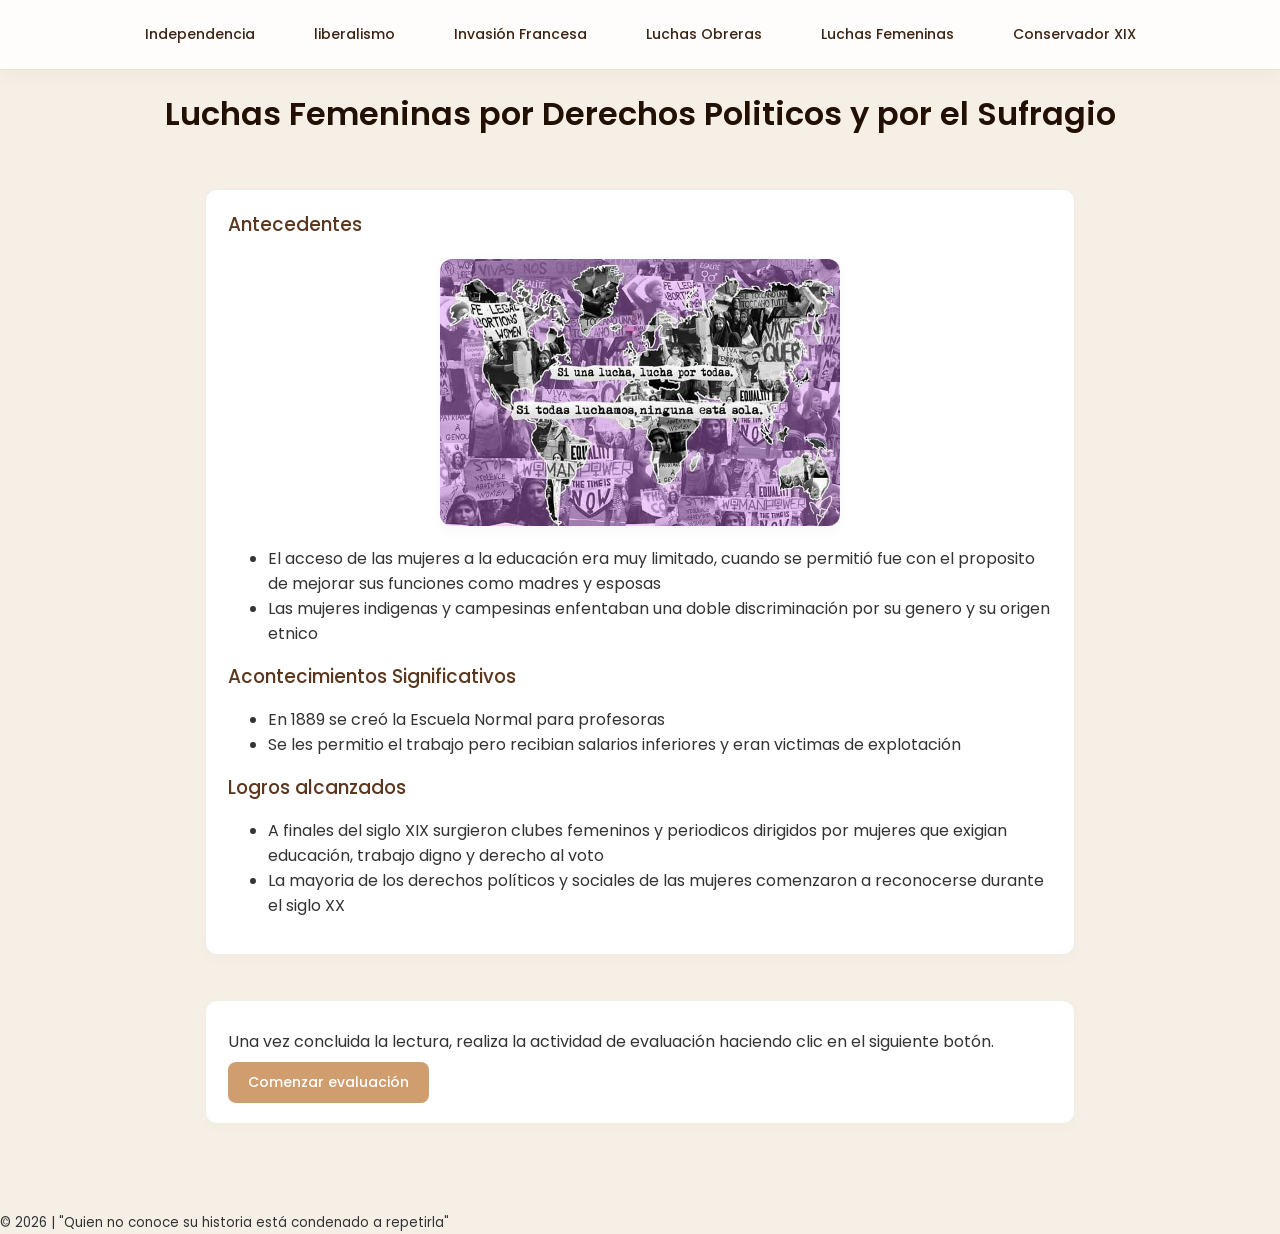
<file: Luchas femeninas.html>
<!DOCTYPE html>
<html lang="en">
<head>
    <meta charset="UTF-8">
    <meta name="viewport" content="width=device-width, initial-scale=1.0">
    <title>Luchas femeninas</title>
     <link href="https://fonts.googleapis.com/css2?family=Poppins:wght@300;400;500;600&display=swap" rel="stylesheet">
     <link rel="stylesheet" href="estilo.css">
</head>
<body>
    <nav>
     <a href="Independecia.html">Independencia</a>
    <a href="Liberalismo.html">liberalismo</a>
    <a href="Invasión Francesa.html">Invasión Francesa</a>
    <a href="Lucha obrera.html">Luchas Obreras</a>
    <a href="Luchas femeninas.html">Luchas Femeninas</a>
    <a href="Mexico Conservador.html">Conservador XIX</a>
    </nav>
    <h1>Luchas Femeninas por Derechos Politicos y por el Sufragio</h1>
    <br>
    <div class="caja-blanca">
    <h3>Antecedentes</h3>
        <img src="siete.jpeg" alt="Femenina" width="400" height="260">
   <ul>
     <li>El acceso de las mujeres a la educación era muy limitado, cuando se permitió fue con el proposito de mejorar sus funciones como
        madres y esposas</li>
        <li>Las mujeres indigenas y campesinas enfentaban una doble discriminación por su genero y su origen etnico</li>
   </ul>
    <h3>Acontecimientos Significativos </h3>
    <ul>
        <li>En 1889 se creó la Escuela Normal para profesoras</li>
        <li>Se les permitio el trabajo pero recibian salarios inferiores y eran victimas de explotación</li>
    </ul>
    <h3>Logros alcanzados</h3>
    <ul>
        <li>A finales del siglo XIX surgieron clubes femeninos y periodicos dirigidos por mujeres que exigian educación, trabajo digno y
            derecho al voto
        </li>
        <li>La mayoria de los derechos políticos y sociales de las mujeres comenzaron a reconocerse durante el siglo XX</li>
    </ul>
    </div>

    <br>
    <div class="caja-blanca">
    <p>Una vez concluida la lectura, realiza la actividad de evaluación haciendo clic en el siguiente botón.</p>
<button id="boton4">Comenzar evaluación</button>
</div>
    <script>
        
document.getElementById("boton4").onclick = function() {

let r13=Number(prompt("¿En qué año se creó la Escuela Normal para profesoras?"));
let r14=prompt("¿Qué exigían los clubes femeninos y periódicos dirigidos por mujeres?");
let r15=prompt("¿Durante qué siglo comenzaron a reconocerse la mayoría de los derechos políticos y sociales de las mujeres?");
let error5=0;

if(r13==1889){
    alert("Pregunta 1: ¡Correcto!");
} else {
    alert("Pregunta 1: Incorrecto");
    error5++;
}

if(r14=="Educación, trabajo digno y derecho al voto" || r14=="educación, trabajo digno y derecho al voto"){
    alert("Pregunta 2: ¡Correcto!");
} else {
    alert("Pregunta 2: Incorrecto");
    error5++;
}

if(r15=="Siglo XX" || r15=="siglo xx"){
    alert("Pregunta 3: ¡Correcto!");
} else {
    alert("Pregunta 3: Incorrecto");
    error5++;
}

if (error5 == 3) {
    alert("¡Necesitas repasar! Fortalecerás tus errores con los recursos complementarios");
    window.location.href = "video5.html";
}

};

   </script>
        
<br><br><br>
     <footer>
        <small>© 2026 | "Quien no conoce su historia está condenado a repetirla"</small>
     </footer>
    
</body>
</html>
</file>
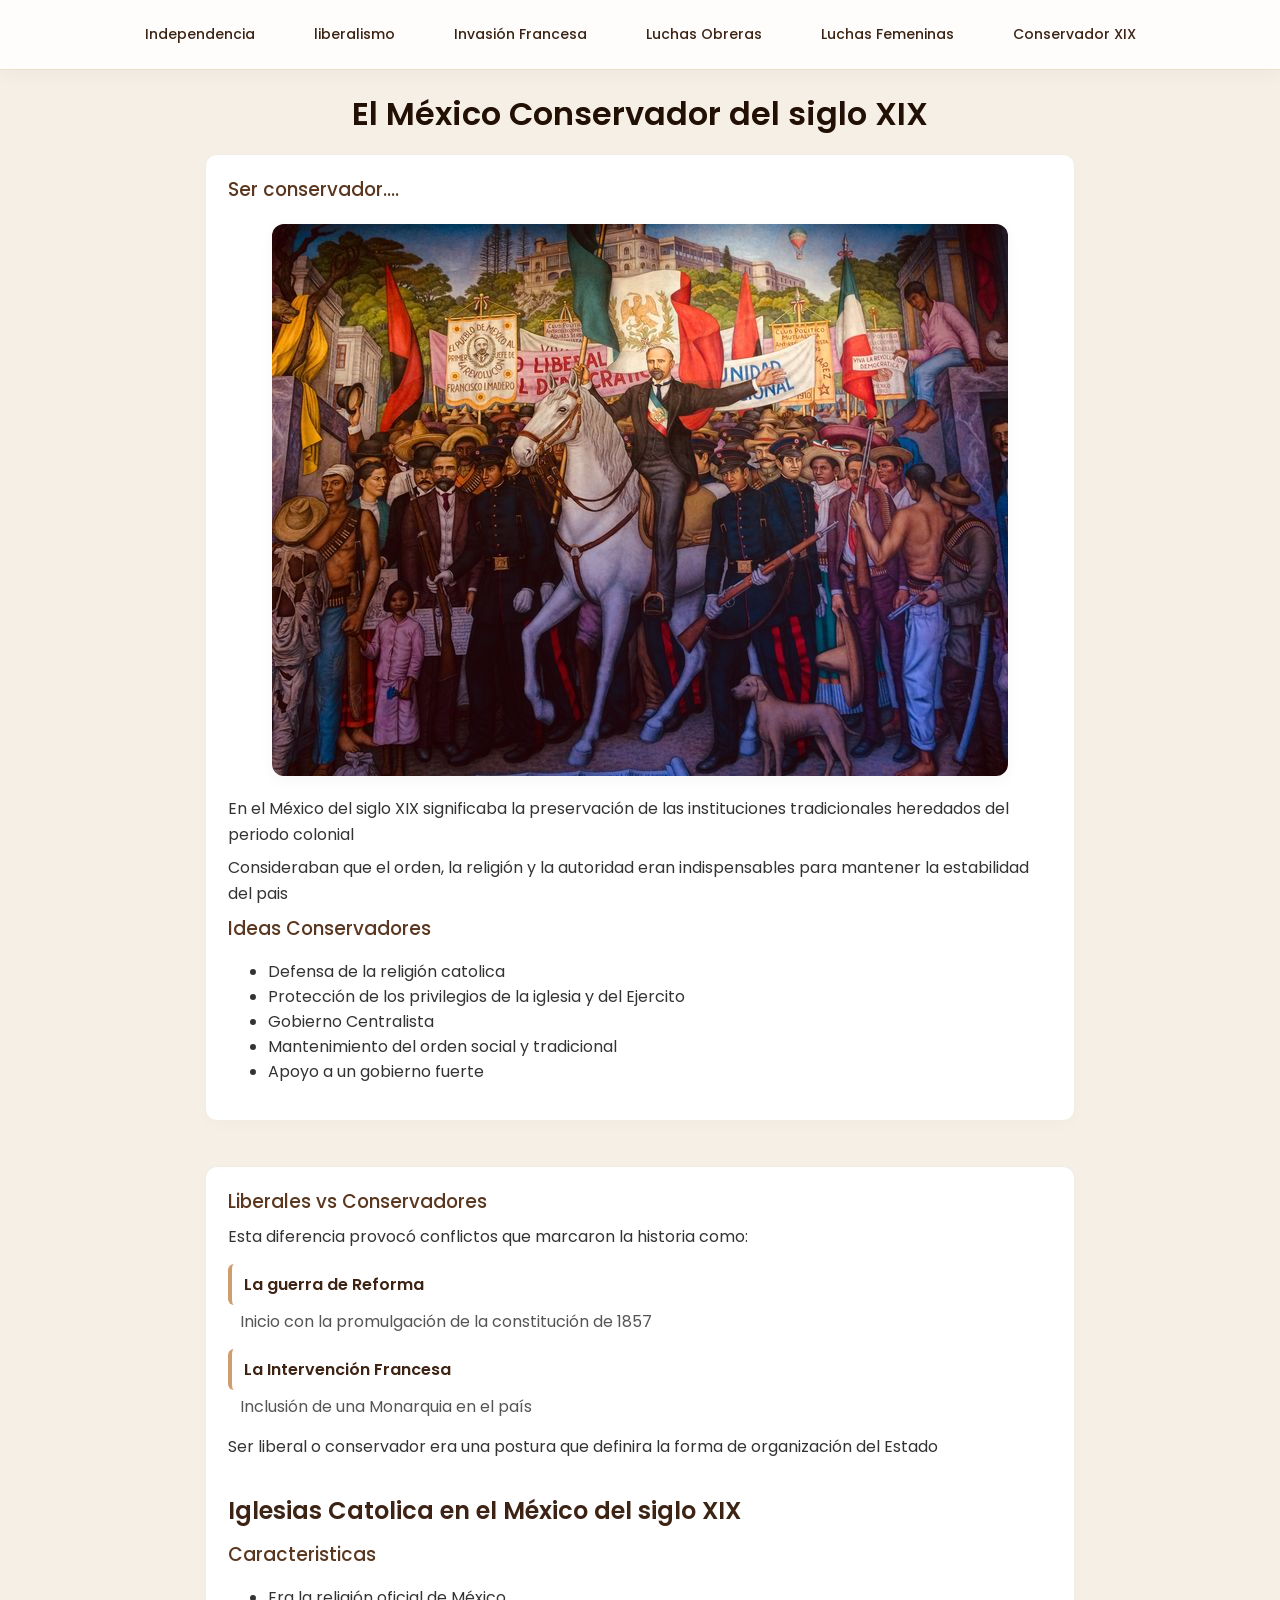
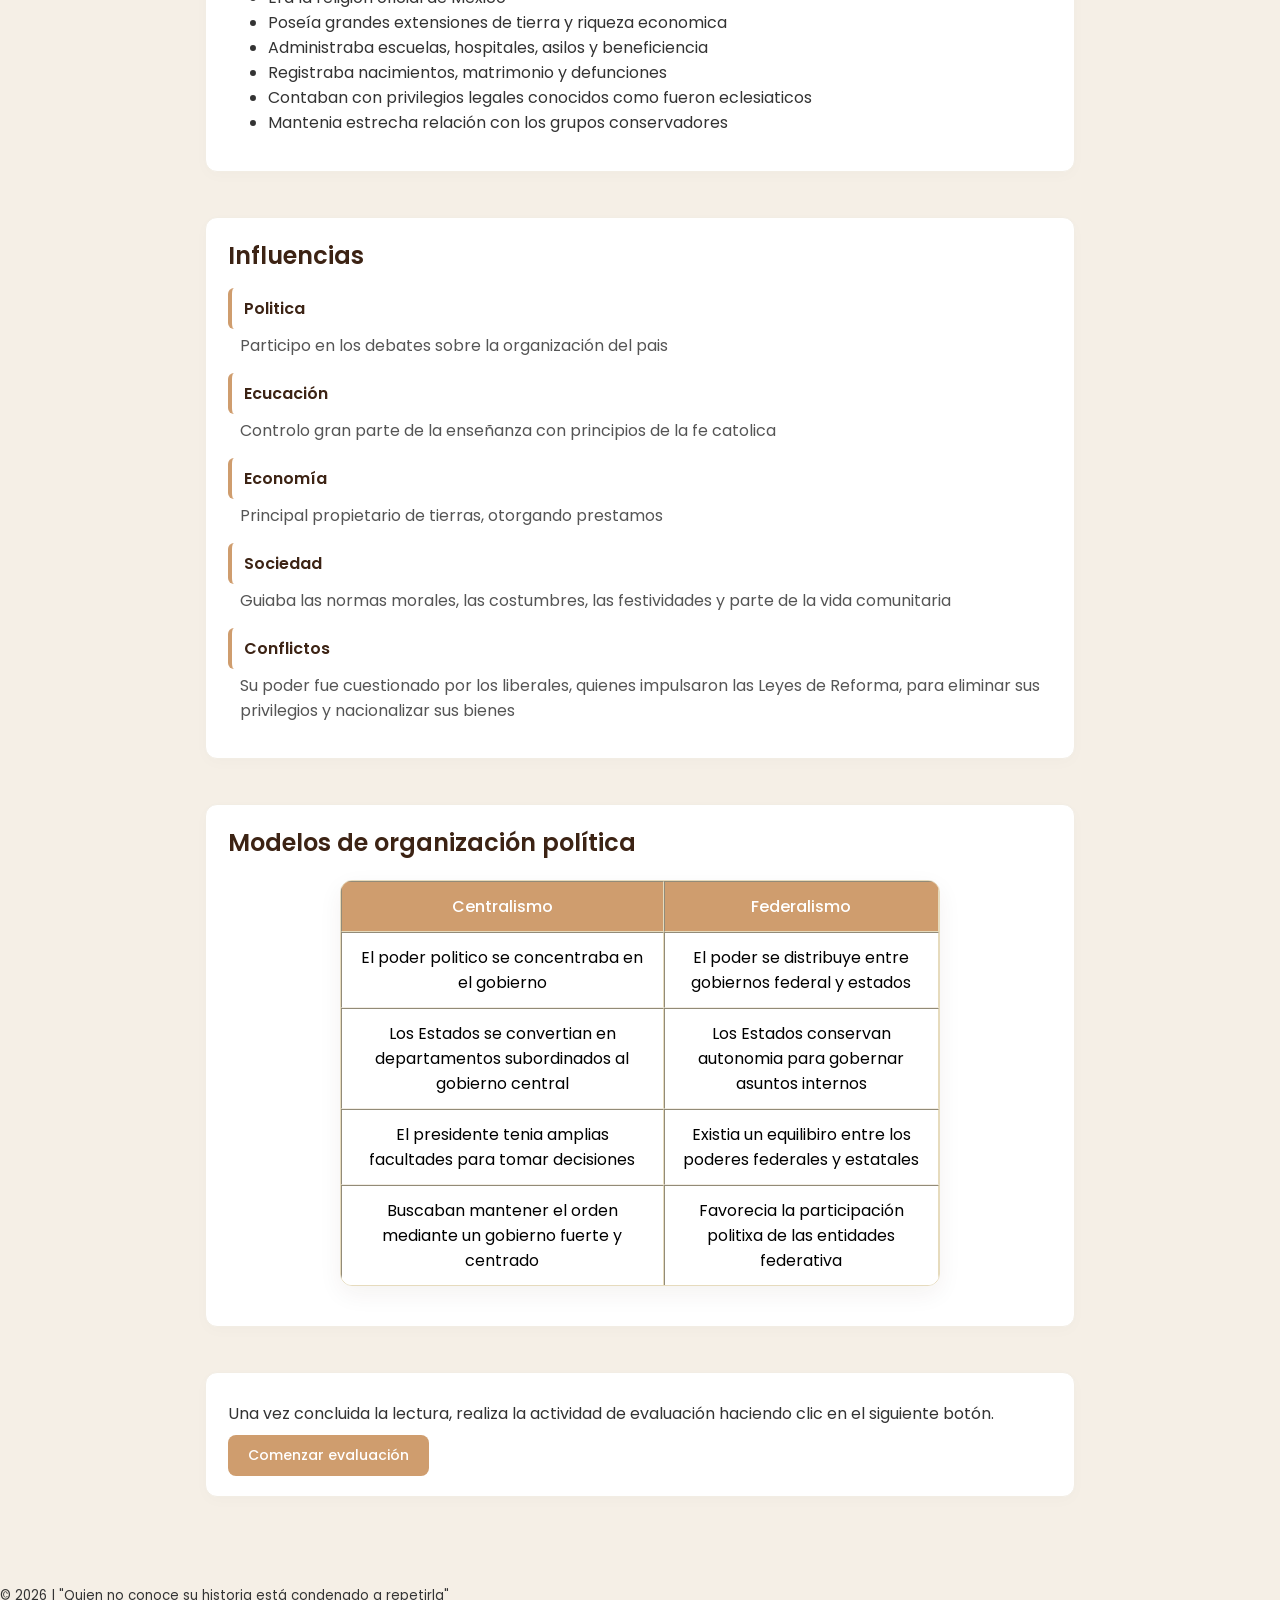
<file: Mexico Conservador.html>
<!DOCTYPE html>
<html lang="en">
<head>
    <meta charset="UTF-8">
    <meta name="viewport" content="width=device-width, initial-scale=1.0">
    <title>México Conservador</title>
     <link href="https://fonts.googleapis.com/css2?family=Poppins:wght@300;400;500;600&display=swap" rel="stylesheet">
     <link rel="stylesheet" href="estilo.css">
</head>
<body>
  <nav>
     <a href="Independecia.html">Independencia</a>
    <a href="Liberalismo.html">liberalismo</a>
    <a href="Invasión Francesa.html">Invasión Francesa</a>
    <a href="Lucha obrera.html">Luchas Obreras</a>
    <a href="Luchas femeninas.html">Luchas Femeninas</a>
    <a href="Mexico Conservador.html">Conservador XIX</a>
    </nav>
    
    <h1>El México Conservador del siglo XIX</h1>

    <div class="caja-blanca">
    
    <h3>Ser conservador....</h3>
    <img src="ocho.jpeg" alt="Conservador">
    <p>En el México del siglo XIX significaba la preservación de las instituciones tradicionales heredados del periodo colonial </p>
    <p>Consideraban que el orden, la religión y la autoridad eran indispensables para mantener la estabilidad del pais</p>

    <h3>Ideas Conservadores</h3>
    <ul>
        <li>Defensa de la religión catolica</li>
        <li>Protección de los privilegios de la iglesia y del Ejercito</li>
        <li>Gobierno Centralista</li>
        <li>Mantenimiento del orden social y tradicional</li>
        <li>Apoyo a un gobierno fuerte</li>
    </ul>
    </div>
    <br>
    <div class="caja-blanca">
    <h3>Liberales vs Conservadores</h3>
    Esta diferencia provocó conflictos que marcaron la historia como:
    <dl>
        <dt>La guerra de Reforma</dt>
        <dd>Inicio con la promulgación de la constitución de 1857</dd>
    </dl>
    <dl>
        <dt>La Intervención Francesa</dt>
        <dd>Inclusión de una Monarquia en el país</dd>
    </dl>
    <p>Ser liberal o conservador era una postura que definira la forma de organización del Estado</p>
    <br>
    <h2>Iglesias Catolica en el México del siglo XIX</h2>
    <h3>Caracteristicas</h3>
    <ul>
        <li>Era la religión oficial de México</li>
        <li>Poseía grandes extensiones de tierra y riqueza economica</li>
        <li>Administraba escuelas, hospitales, asilos y beneficiencia</li>
        <li>Registraba nacimientos, matrimonio y defunciones</li>
        <li>Contaban con privilegios legales conocidos como fueron eclesiaticos</li>
        <li>Mantenia estrecha relación con los grupos conservadores </li>
    </ul>
    </div>
    <br>
     <div class="caja-blanca">
    <h2>Influencias</h2>
    <dl>
        <dt>Politica</dt>
        <dd>Participo en los debates sobre la organización del pais</dd>
    </dl>
    <dl>
        <dt>Ecucación</dt>
        <dd>Controlo gran parte de la enseñanza con principios de la fe catolica</dd>
    </dl>
    <dl>
        <dt>Economía</dt>
        <dd>Principal propietario de tierras, otorgando prestamos</dd>
    </dl>
    <dl>
        <dt>Sociedad</dt>
        <dd>Guiaba las normas morales, las costumbres, las festividades y parte de la vida comunitaria</dd>
    </dl>
    <dl>
        <dt>Conflictos</dt>
        <dd>Su poder fue cuestionado por los liberales, quienes impulsaron las Leyes de Reforma,
            para eliminar sus privilegios y nacionalizar sus bienes
        </dd>
    </dl>
    </div>
    <br>
    <div class="caja-blanca">
    <h2>Modelos de organización política</h2>
    <table border="2">
        <tr>
            <th>Centralismo</th>
            <th>Federalismo</th>
        </tr>
        <tr>
            <td>El poder politico se concentraba en el gobierno</td>
            <td>El poder se distribuye entre gobiernos federal y estados</td>
        </tr>
        <tr>
            <td>Los Estados se convertian en departamentos subordinados al gobierno central</td>
            <td>Los Estados conservan autonomia para gobernar asuntos internos</td>
        </tr>
        <tr>
            <td>El presidente tenia amplias facultades para tomar decisiones</td>
            <td>Existia un equilibiro entre los poderes federales y estatales</td>
        </tr>
    <tr>
            <td>Buscaban mantener el orden mediante un gobierno fuerte y centrado</td>
            <td>Favorecia la participación politixa de las entidades federativa</td>
        </tr>
    </table>
    </div>

    <br>
    <div class="caja-blanca">
    <p>Una vez concluida la lectura, realiza la actividad de evaluación haciendo clic en el siguiente botón.</p>

<button id="boton4">Comenzar evaluación</button>
</div>
    <script>
    
document.getElementById("boton4").onclick = function() {

let r10=prompt("¿Qué religión defendían principalmente los conservadores en el México del siglo XIX?");
let r11=prompt("¿Qué guerra inició con la promulgación de la Constitución de 1857?");
let r12=prompt("¿Qué modelo político buscaba distribuir el poder entre el gobierno federal y los estados?");
let error4=0;

if(r10=="Católica" || r10=="catolica" || r10=="religion catolica"){
    alert("Pregunta 1: ¡Correcto!");
} else {
    alert("Pregunta 1: Incorrecto");
    error4++;
}

if(r11=="Guerra de Reforma" || r11=="guerra de reforma"){
    alert("Pregunta 2: ¡Correcto!");
} else {
    alert("Pregunta 2: Incorrecto");
    error4++;
}

if(r12=="Federalismo" || r12=="federalismo"){
    alert("Pregunta 3: ¡Correcto!");
} else {
    alert("Pregunta 3: Incorrecto");
    error4++;
}

if (error4 == 3) {
    alert("¡Necesitas repasar! Fortalecerás tus errores con los recursos complementarios");
    window.location.href = "video4.html";
}

};

   </script>
        

 <br><br><br>
     <footer>
        <small>© 2026 | "Quien no conoce su historia está condenado a repetirla"</small>
     </footer>

     
    </body> 
</html>
</file>
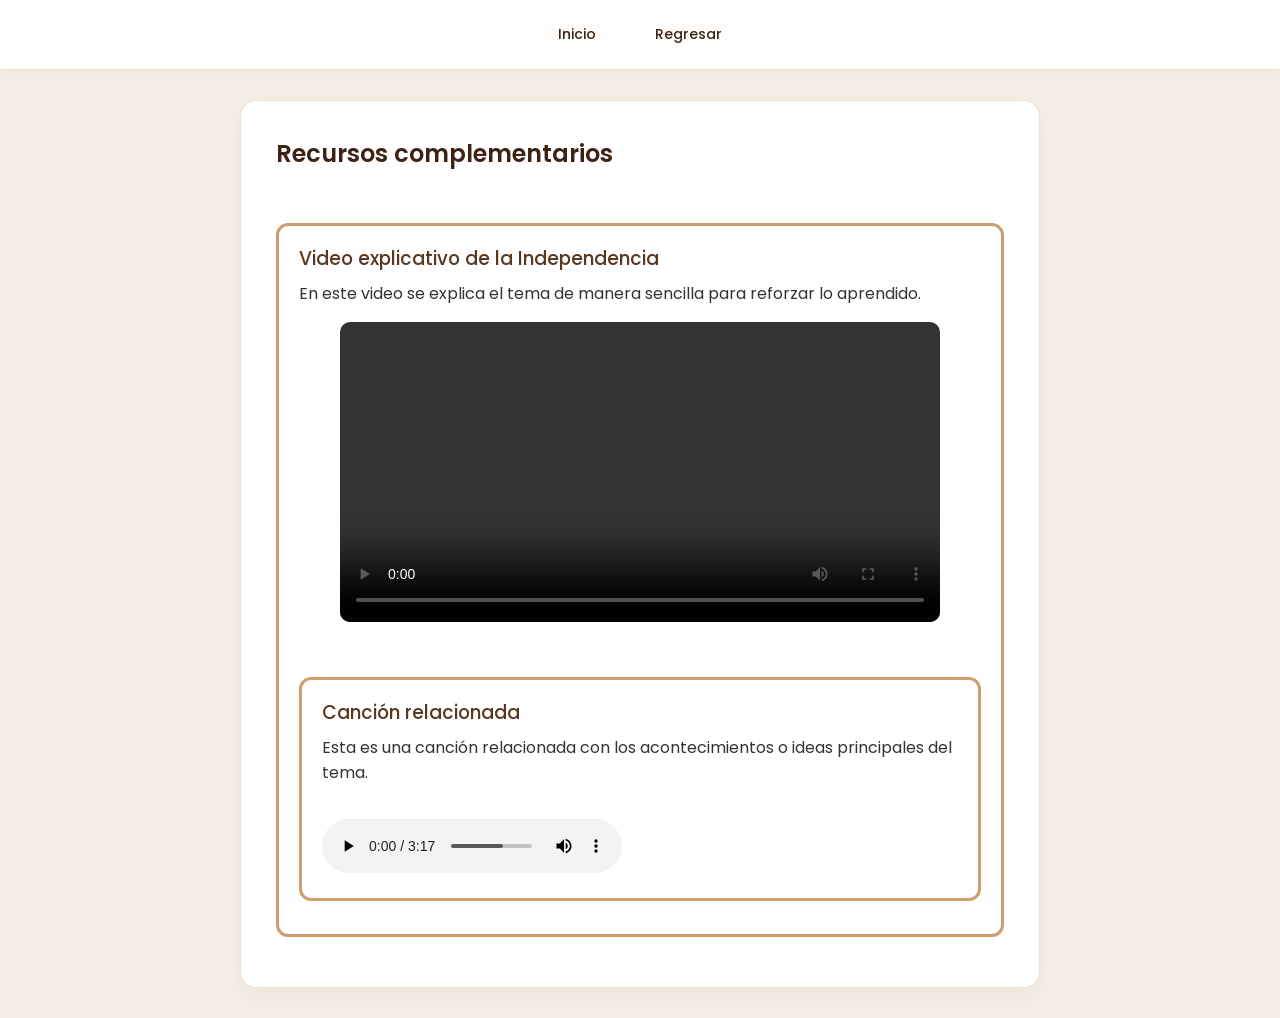
<file: video1.html>
<!DOCTYPE html>
<html lang="en">
<head>
    <meta charset="UTF-8">
    <meta name="viewport" content="width=device-width, initial-scale=1.0">
    <title>Recursos Complementarios</title>
    <link href="https://fonts.googleapis.com/css2?family=Poppins:wght@300;400;500;600&display=swap" rel="stylesheet">
    <link rel="stylesheet" href="estilo1.css">
</head>
<body>
    <nav>
        <a href="historia.html">Inicio</a>
        <a href="Independecia.html">Regresar</a>
    </nav>

    <div class="contenedor">
    <h2>Recursos complementarios</h2>
    <br>
    <div class="caja-blanca">
      <h3>Video explicativo de la Independencia</h3>
     <p>En este video se explica el tema de manera sencilla para reforzar lo aprendido. </p>
        <video width="600" height="400" controls>
        <source src="independencia.mp4" type="video/mp4">
     </video>
<br>
     <div class="caja-blanca">
     <h3>Canción relacionada</h3>
     <p>Esta es una canción relacionada con los acontecimientos o ideas principales del tema.</p>
     <br>
     <audio src="Hasta siempre Comandante Che Guevara - Csar et le Groupe Temoignage.mp3" controls>
     </audio>
     </div>
     </div>
</body>
</html>
</file>
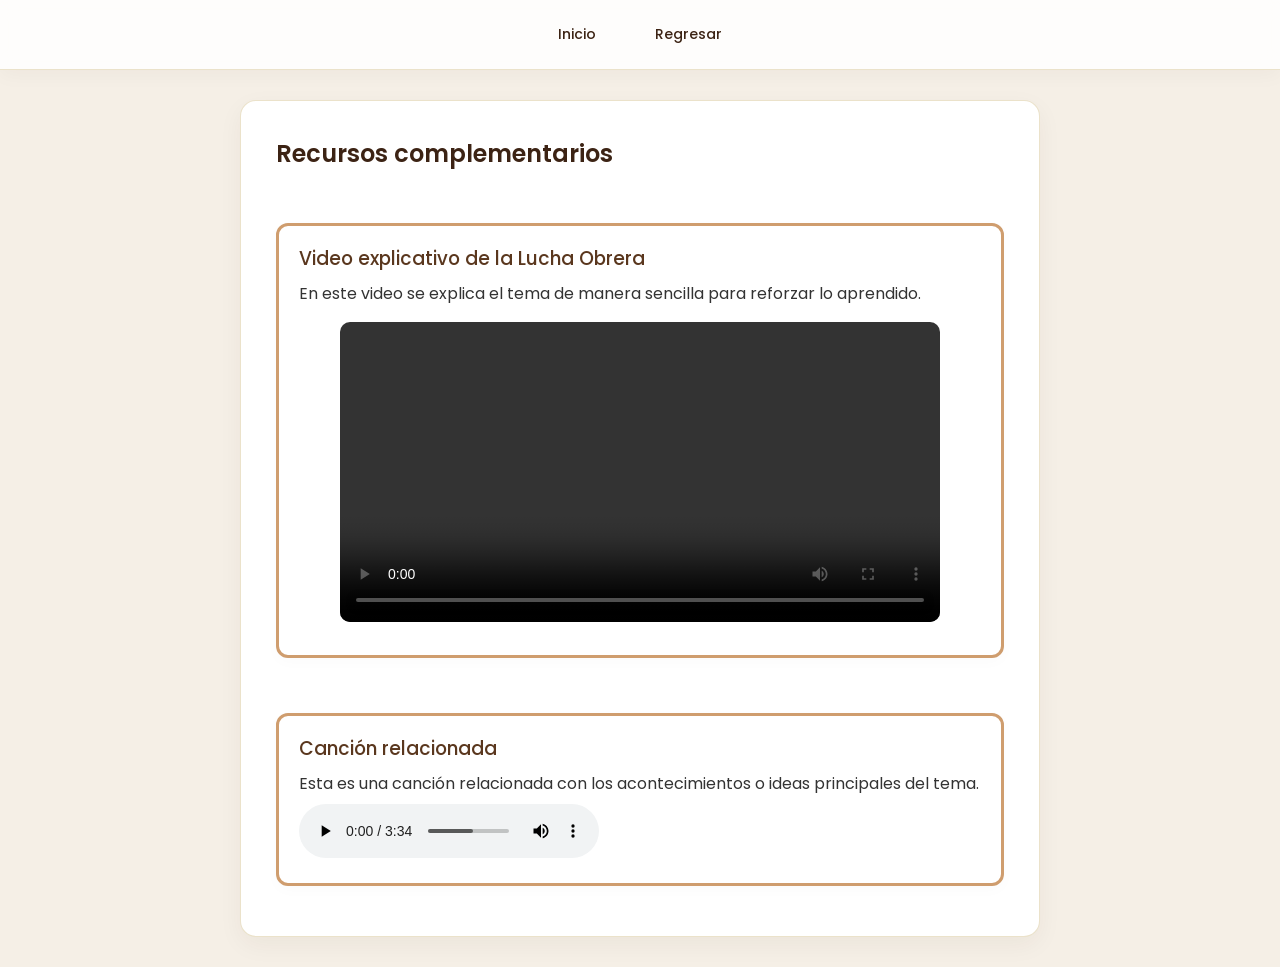
<file: video3.html>
<!DOCTYPE html>
<html lang="en">
<head>
    <meta charset="UTF-8">
    <meta name="viewport" content="width=device-width, initial-scale=1.0">
    <title>Recursos Complementarios</title>
    <link href="https://fonts.googleapis.com/css2?family=Poppins:wght@300;400;500;600&display=swap" rel="stylesheet">
    <link rel="stylesheet" href="estilo1.css">
</head>
<body>
       <nav>
        <a href="historia.html">Inicio</a>
        <a href="Lucha obrera.html">Regresar</a>
    </nav>

    <div class="contenedor">
    <h2>Recursos complementarios</h2>
    <br>
    <div class="caja-blanca">
     <h3>Video explicativo de la Lucha Obrera</h3>
     <p>En este video se explica el tema de manera sencilla para reforzar lo aprendido. </p>
        <video width="600" height="400" controls autoplay loop>
        <source src="¿Qué es LA LUCHA OBRERA_ _ Dibujos animados educativos.mp4" type="video/mp4">
     </video>
     </div>
     <br>
      <div class="caja-blanca">
     <h3>Canción relacionada</h3>
     <p>Esta es una canción relacionada con los acontecimientos o ideas principales del tema.</p>
     <audio src="Panteon Rococo - La Carencia __ Letra.mp3" controls>
     </audio>
     </div>
     </div>
  

       
</body>
</html>
</file>
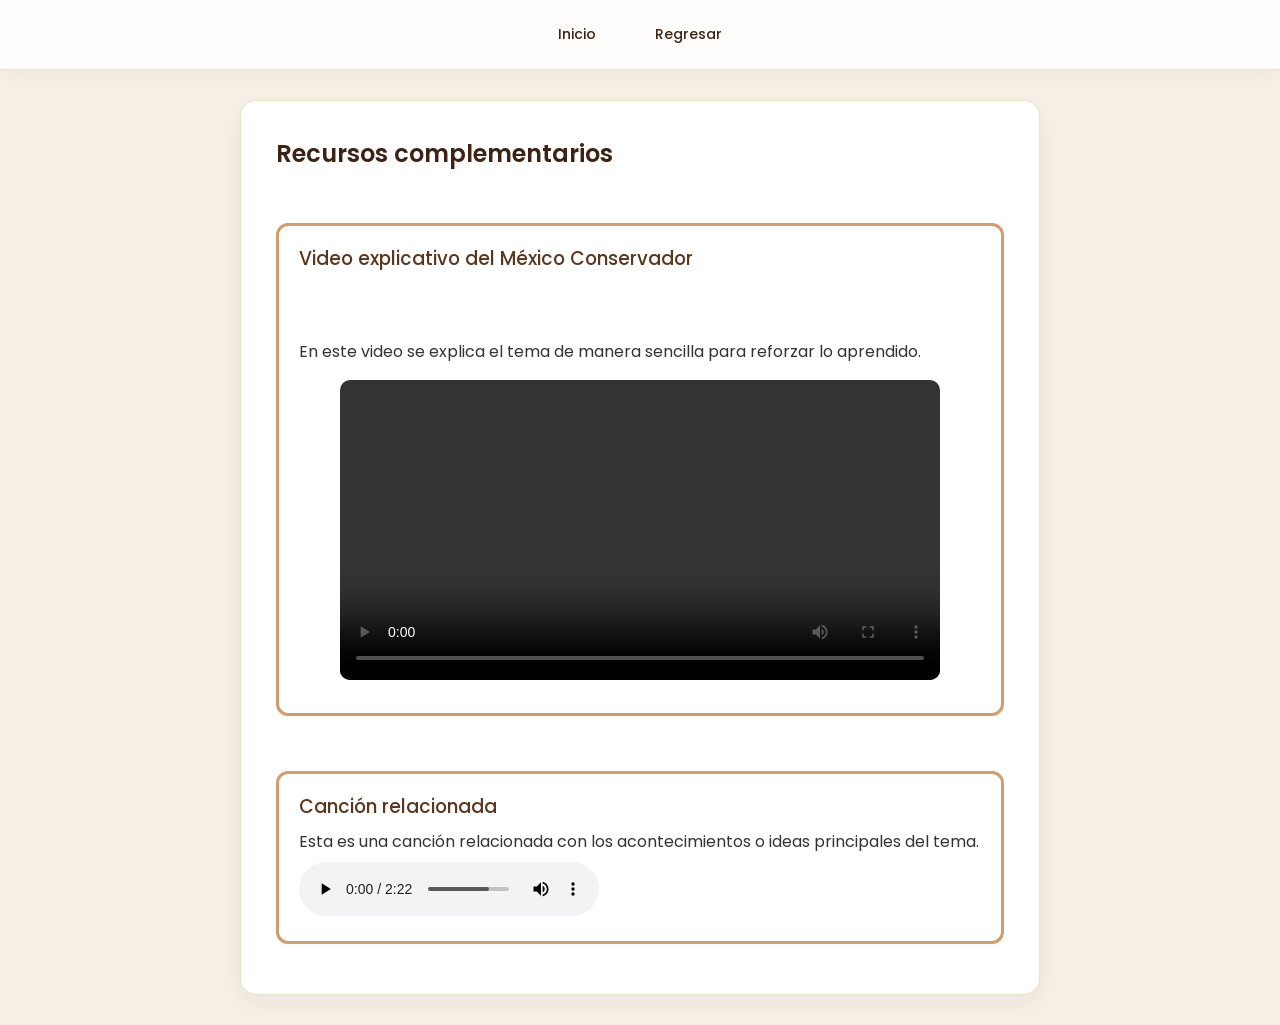
<file: video4.html>
<!DOCTYPE html>
<html lang="en">
<head>
    <meta charset="UTF-8">
    <meta name="viewport" content="width=device-width, initial-scale=1.0">
     <title>Recursos Complementarios</title>
     <link href="https://fonts.googleapis.com/css2?family=Poppins:wght@300;400;500;600&display=swap" rel="stylesheet">
    <link rel="stylesheet" href="estilo1.css">
</head>
<body>
    <nav>
        <a href="historia.html">Inicio</a>
        <a href="Mexico Conservador.html">Regresar</a>
    </nav>

    <div class="contenedor">
    <h2>Recursos complementarios</h2>
    <br>
    <div class="caja-blanca">
     <h3>Video explicativo del México Conservador</h3>
     <br><br>
     <p>En este video se explica el tema de manera sencilla para reforzar lo aprendido. </p>
        <video width="600" height="400" controls>
        <source src="¿Eres de izquierda o de derecha_.mp4" type="video/mp4">
     </video>
     </div>
     <br>
     <div class="caja-blanca">
     <h3>Canción relacionada</h3>
     <p>Esta es una canción relacionada con los acontecimientos o ideas principales del tema.</p>
     <audio src="Los Cangrejos.mp3" controls>
     </audio>
     </div>
 
       
     </div>
</body>
</html>
</file>
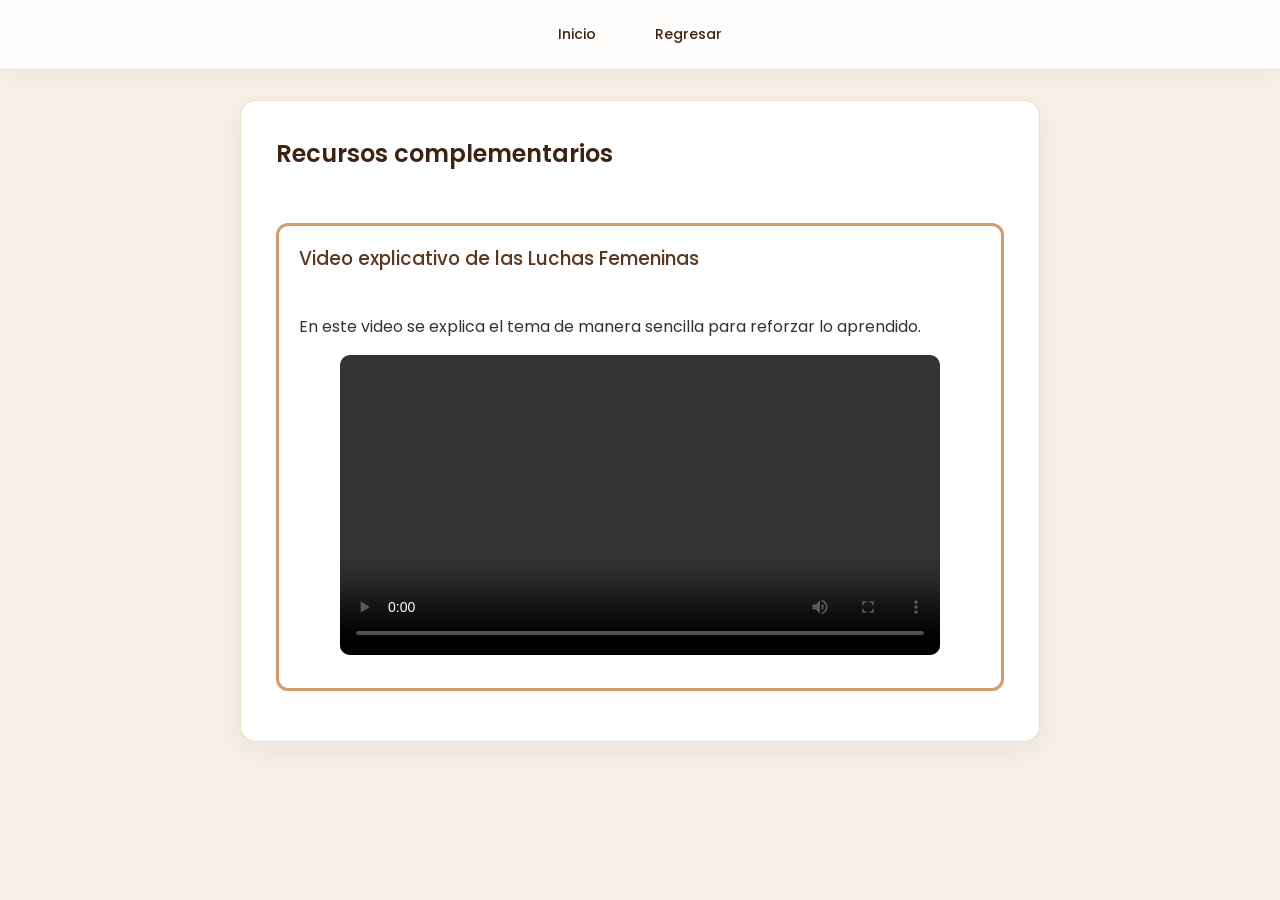
<file: video5.html>
<!DOCTYPE html>
<html lang="en">
<head>
    <meta charset="UTF-8">
    <meta name="viewport" content="width=device-width, initial-scale=1.0">
    <title>Recursos Complementarios</title>
    <link href="https://fonts.googleapis.com/css2?family=Poppins:wght@300;400;500;600&display=swap" rel="stylesheet">
    <link rel="stylesheet" href="estilo1.css">
</head>
<body>
    <nav>
        <a href="historia.html">Inicio</a>
        <a href="Luchas femeninas.html">Regresar
        </a>
    </nav>

    <div class="contenedor">
    <h2>Recursos complementarios</h2>
    <br>
    <div class="caja-blanca">
     <h3>Video explicativo de las Luchas Femeninas</h3>
     <br>
      <p>En este video se explica el tema de manera sencilla para reforzar lo aprendido. </p>
  
        <video width="600" height="400" controls autoplay loop>
        <source src="¿Por qué existe el feminismo_.mp4" type="video/mp4">
     </video>
       </div>
        </div>
</body>
</html>
</file>
<file: estilos.css>
/* Importamos la fuente */
* {
    box-sizing: border-box;
    font-family: 'Poppins', sans-serif;
}

body {
    margin: 0;
    padding: 0;
    /* Recuerda cambiar "fondo.jpeg" por la imagen más bonita que elijas */
    background-image: url("fondo.jpeg");
    background-size: cover;
    background-position: center;
    background-repeat: no-repeat;
    min-height: 100vh;
    display: flex;
    justify-content: center;
    align-items: center;
}

.formulario {
    /* Fondo blanco con un toque de transparencia muy aesthetic */
    background-color: #f1ede3;
    backdrop-filter: blur(10px); /* Efecto difuminado moderno */
    width: 100%;
    max-width: 380px;
    padding: 40px 30px;
    border-radius: 20px; /* Bordes redondeados suaves */
    box-shadow: 0 15px 35px rgba(0, 0, 0, 0.1); /* Sombra elegante */
    text-align: left;
    border: 1px solid rgba(255, 255, 255, 0.5);
}

.formulario h2 {
    text-align: center;
    color: #333333;
    font-weight: 600;
    margin-bottom: 5px;
    letter-spacing: 0.5px;
}

.subtitulo {
    text-align: center;
    color: #777777;
    font-size: 13px;
    margin-bottom: 25px;
}

.grupo-input {
    margin-bottom: 18px;
}

.formulario label {
    display: block;
    font-size: 13px;
    font-weight: 500;
    color: #555555;
    margin-bottom: 6px;
}

/* Estilo estético para inputs y selects */
.formulario input[type="text"],
.formulario select {
    width: 100%;
    padding: 12px 15px;
    border: 1.5px solid #e1e1e1;
    border-radius: 10px;
    background-color: #fafafa;
    font-size: 14px;
    color: #333;
    transition: all 0.3s ease;
    outline: none;
}

/* Efecto al pasar el ratón o escribir (Focus) */
.formulario input[type="text"]:focus,
.formulario select:focus {
    border-color: #bfa19c; /* Un tono cálido aesthetic, puedes cambiarlo */
    background-color: #ffffff;
    box-shadow: 0 0 0 4px rgba(191, 161, 156, 0.15);
}

.grupo-boton {
    margin-top: 30px;
}


.formulario input[type="submit"] {
    width: 100%;
    background: #C8AD7F; 
    color: white;
    border: none;
    padding: 13px;
    border-radius: 10px;
    font-size: 15px;
    font-weight: 500;
    cursor: pointer;
    transition: background 0.3s ease, transform 0.2s ease;
}

.formulario input[type="submit"]:hover {
    background: #4f4f4f;
    transform: translateY(-2px); 
}

.formulario input[type="submit"]:active {
    transform: translateY(0);
}


@media (max-width: 480px) {
    .formulario {
        width: 88%;
        padding: 30px 20px;
        margin: 20px;
    }
}
</file>
<file: estilo.css>
body {
    font-family: 'Poppins', sans-serif;
    font-size: 16px;
    background-color: #f5efe6; /* Fondo beige / avellana claro */
    margin: 0;
    padding: 0;
    color: #333333;
    text-align: left;
}

/* --- BARRA DE NAVEGACIÓN SUPERIOR --- */
nav {
    background: rgba(255, 255, 255, 0.85);
    backdrop-filter: blur(10px);
    width: 100%;
    padding: 18px 0;
    display: flex;
    justify-content: center;
    align-items: center;
    gap: 35px;
    box-shadow: 0 4px 20px rgba(60, 35, 20, 0.04);
    border-bottom: 1px solid rgba(230, 219, 189, 0.8);
    position: sticky;
    top: 0;
    z-index: 1000;
    box-sizing: border-box;
}

nav a {
    color: rgb(60, 35, 20);
    text-decoration: none;
    font-weight: 500;
    font-size: 14px;
    padding: 6px 12px;
    border-radius: 8px;
    transition: all 0.3s ease;
}

nav a:hover {
    background-color: #e6dbbd;
    color: rgb(74, 60, 43);
}

/* --- CAJA BLANCA Y DL (Exactamente el mismo formato y espaciado) --- */
.caja-blanca, dl {
    background: #ffffff;
    padding: 20px 22px;
    margin: 10px auto;
    border-radius: 12px;
    border: 1px solid #f2ede4;
    box-shadow: 0 4px 15px rgba(0, 0, 0, 0.02);
    max-width: 870px;
    box-sizing: border-box;
}

/* Propiedades específicas para el contenido dentro de dl */

dl {
    margin: 15px 0;
    padding: 0;
    background: transparent;
    border: none;
    box-shadow: none;
}

dt {
    font-weight: 600;
    color: rgb(60, 35, 20);
    padding: 8px 12px;
    border-radius: 6px;
    border-left: 4px solid rgb(207, 157, 110); /* Línea decorativa aesthetic */
    margin-top: 12px;
    margin-bottom: 4px;
}

dd {
    margin-left: 12px;
    margin-bottom: 12px;
    color: #555;
}

dd:last-child {
    margin-bottom: 0;
}

/* --- CONTENEDOR GENERAL --- */
.contenedor {
    background-color: #ffffff;
    max-width: 800px;
    margin: 30px auto;
    padding: 30px;
    border-radius: 16px;
    box-shadow: 0 8px 25px rgba(60, 35, 20, 0.05);
    border: 1px solid rgba(230, 219, 189, 0.8);
    box-sizing: border-box;
}

/* --- MENÚ LATERAL --- */
.menu {
    background-color: rgba(255, 255, 255, 0.85);
    backdrop-filter: blur(10px);
    padding: 15px;
    width: 260px;
    border-radius: 16px;
    box-shadow: 0 10px 30px rgba(60, 35, 20, 0.08);
    border: 1px solid rgba(230, 219, 189, 0.5);
}

.menu a {
    margin: 10px 0;
    display: block;
    text-decoration: none;
    text-align: left;
    color: #3c2314;  
    font-size: 14px;
    font-weight: 500;
    padding: 6px 10px;
    border-radius: 8px;
    transition: all 0.2s ease;
}

.menu a:hover {
    background-color: #e6dbbd;
}
h1 {
    font-family: 'Poppins', sans-serif;
    font-weight: 600;
    color: rgb(35, 16, 5);
    margin-top: 20px; /* <--- Esto le da separación con respecto al nav o lo que esté arriba */
    text-align: center;
    margin-bottom: 16px;
}

h2 {
    
    font-weight: 600;
    color: rgb(60, 35, 20);
    margin-top: 0;
    margin-bottom: 12px;
}

h3 {
    font-family: 'Poppins', sans-serif;
    font-weight: 500;
    color: rgb(90, 55, 30);
    margin-top: 0;
    margin-bottom: 8px;
}

/* --- TABLAS --- */
table {
    text-align: center;
    border-collapse: separate;
    border-spacing: 0;
    width: 100%;
    max-width: 600px;
    margin: 20px auto;
    border-radius: 12px;
    overflow: hidden;
    box-shadow: 0 8px 25px rgba(60, 35, 20, 0.06);
    border: 1px solid #e6dbbd;
}

th {
    padding: 12px;
    background-color: rgb(207, 157, 110);
    color: white;
    font-weight: 500;
}

td {
    background-color: rgb(255, 255, 255);
    color: black;
    padding: 12px;
    border-bottom: 1px solid #f2ede4;
}

tr:last-child td {
    border-bottom: none;
}

p {
    margin: 8px 0;
    line-height: 1.6;
}

a {
    color: rgb(184, 31, 8);
    text-decoration: none;
}

/* --- IMÁGENES Y VIDEOS PERFECTAMENTE CENTRADOS Y RESPONSIVOS --- */
img, video {
    display: block;
    max-width: 100%;
    height: auto;
    margin: 20px auto;
    border-radius: 12px;
    box-shadow: 0 4px 15px rgba(0, 0, 0, 0.04);
}

/* --- BOTONES --- */
button, input[type="submit"] {
    background-color: rgb(207, 157, 110);
    color: white;
    border: none;
    padding: 10px 20px;
    border-radius: 8px;
    font-family: 'Poppins', sans-serif;
    font-weight: 500;
    font-size: 14px;
    cursor: pointer;
    transition: all 0.3s ease;
}

button:hover, input[type="submit"]:hover {
    background-color: rgb(60, 35, 20);
    transform: translateY(-2px);
}

/* --- ADAPTABLE A MÓVILES --- */
@media (max-width: 600px) {
    body {
        font-size: 95%;
    }

    .caja-blanca, dl, .contenedor {
        padding: 15px;
        margin: 15px;
    }

    nav {
        gap: 15px;
        padding: 12px;
    }
}
</file>
<file: estilo1.css>
body {
    font-size: 16px;
    font-family: 'Poppins', sans-serif;
    background-color: #f5efe6;
    margin: 0;
    padding: 0;
    color: #333333;
    text-align: left;
}

nav {
    background: rgba(255, 255, 255, 0.85);
    backdrop-filter: blur(10px);
    width: 100%;
    padding: 18px 0;
    display: flex;
    justify-content: center;
    align-items: center;
    gap: 35px;
    box-shadow: 0 4px 20px rgba(60, 35, 20, 0.04);
    border-bottom: 1px solid rgba(230, 219, 189, 0.8);
    position: sticky;
    top: 0;
    z-index: 1000;
    box-sizing: border-box;
}

nav a {
    color: rgb(60, 35, 20);
    text-decoration: none;
    font-weight: 500;
    font-size: 14px;
    padding: 6px 12px;
    border-radius: 8px;
    transition: all 0.3s ease;
}

nav a:hover {
    background-color: #e6dbbd;
    color: rgb(74, 60, 43);
}

.contenedor {
    background-color: #ffffff;
    max-width: 800px;
    margin: 30px auto;
    padding: 35px;
    border-radius: 16px;
    box-shadow: 0 8px 25px rgba(60, 35, 20, 0.05);
    border: 1px solid rgba(230, 219, 189, 0.8);
    box-sizing: border-box;
}

.caja-blanca {
    background: #ffffff;
    padding: 18px 20px;
    margin: 15px auto;
    border-radius: 12px;
    border: 3px solid rgb(207, 157, 110);
    box-shadow: 0 4px 15px rgba(0, 0, 0, 0.02);
    box-sizing: border-box;
}

h2 {
    font-weight: 600;
    color: rgb(60, 35, 20);
    margin-top: 0;
    margin-bottom: 12px;
}

h3 {
    font-weight: 500;
    color: rgb(90, 55, 30);
    margin-top: 0;
    margin-bottom: 8px;
}

p {
    margin: 8px 0;
    line-height: 1.6;
}

/* Aquí se centra y hace responsivo tu video y tu audio automáticamente */
video {
    display: block;
    max-width: 100%;
    height: auto;
    margin: 15px auto;
    border-radius: 10px;
}

button, input[type="submit"] {
    background-color: rgb(207, 157, 110);
    color: white;
    border: none;
    padding: 10px 20px;
    border-radius: 8px;
    font-family: 'Poppins', sans-serif;
    font-weight: 500;
    font-size: 14px;
    cursor: pointer;
    transition: all 0.3s ease;
}

button:hover, input[type="submit"]:hover {
    background-color: rgb(60, 35, 20);
    transform: translateY(-2px);
}



@media (max-width: 768px) {
    /* Ajusta los márgenes exteriores para que no peguen con las orillas del celular */
    body {
        padding: 10px;
    }

    /* Hace que el contenedor principal ocupe bien el espacio sin desbordarse */
    .contenedor {
        width: 100%;
        margin: 15px auto;
        padding: 20px 15px;
        border-radius: 12px;
    }

    /* Las cajas blancas se adaptan al ancho de la pantalla móvil */
    .caja-blanca {
        width: 100%;
        padding: 15px;
        margin: 12px auto;
    }

    /* La barra de navegación se acomoda mejor en pantallas chicas */
    nav {
        gap: 15px;
        padding: 12px 10px;
        flex-wrap: wrap; /* Si son muchos botones, bajan ordenados */
    }

    nav a {
        font-size: 13px;
        padding: 5px 10px;
    }

    /* Reduce un poco el tamaño de los títulos principales en cel */
    h1 {
        font-size: 24px;
        margin-top: 15px;
    }

    h2 {
        font-size: 20px;
    }

    h3 {
        font-size: 16px;
    }
}
</file>
